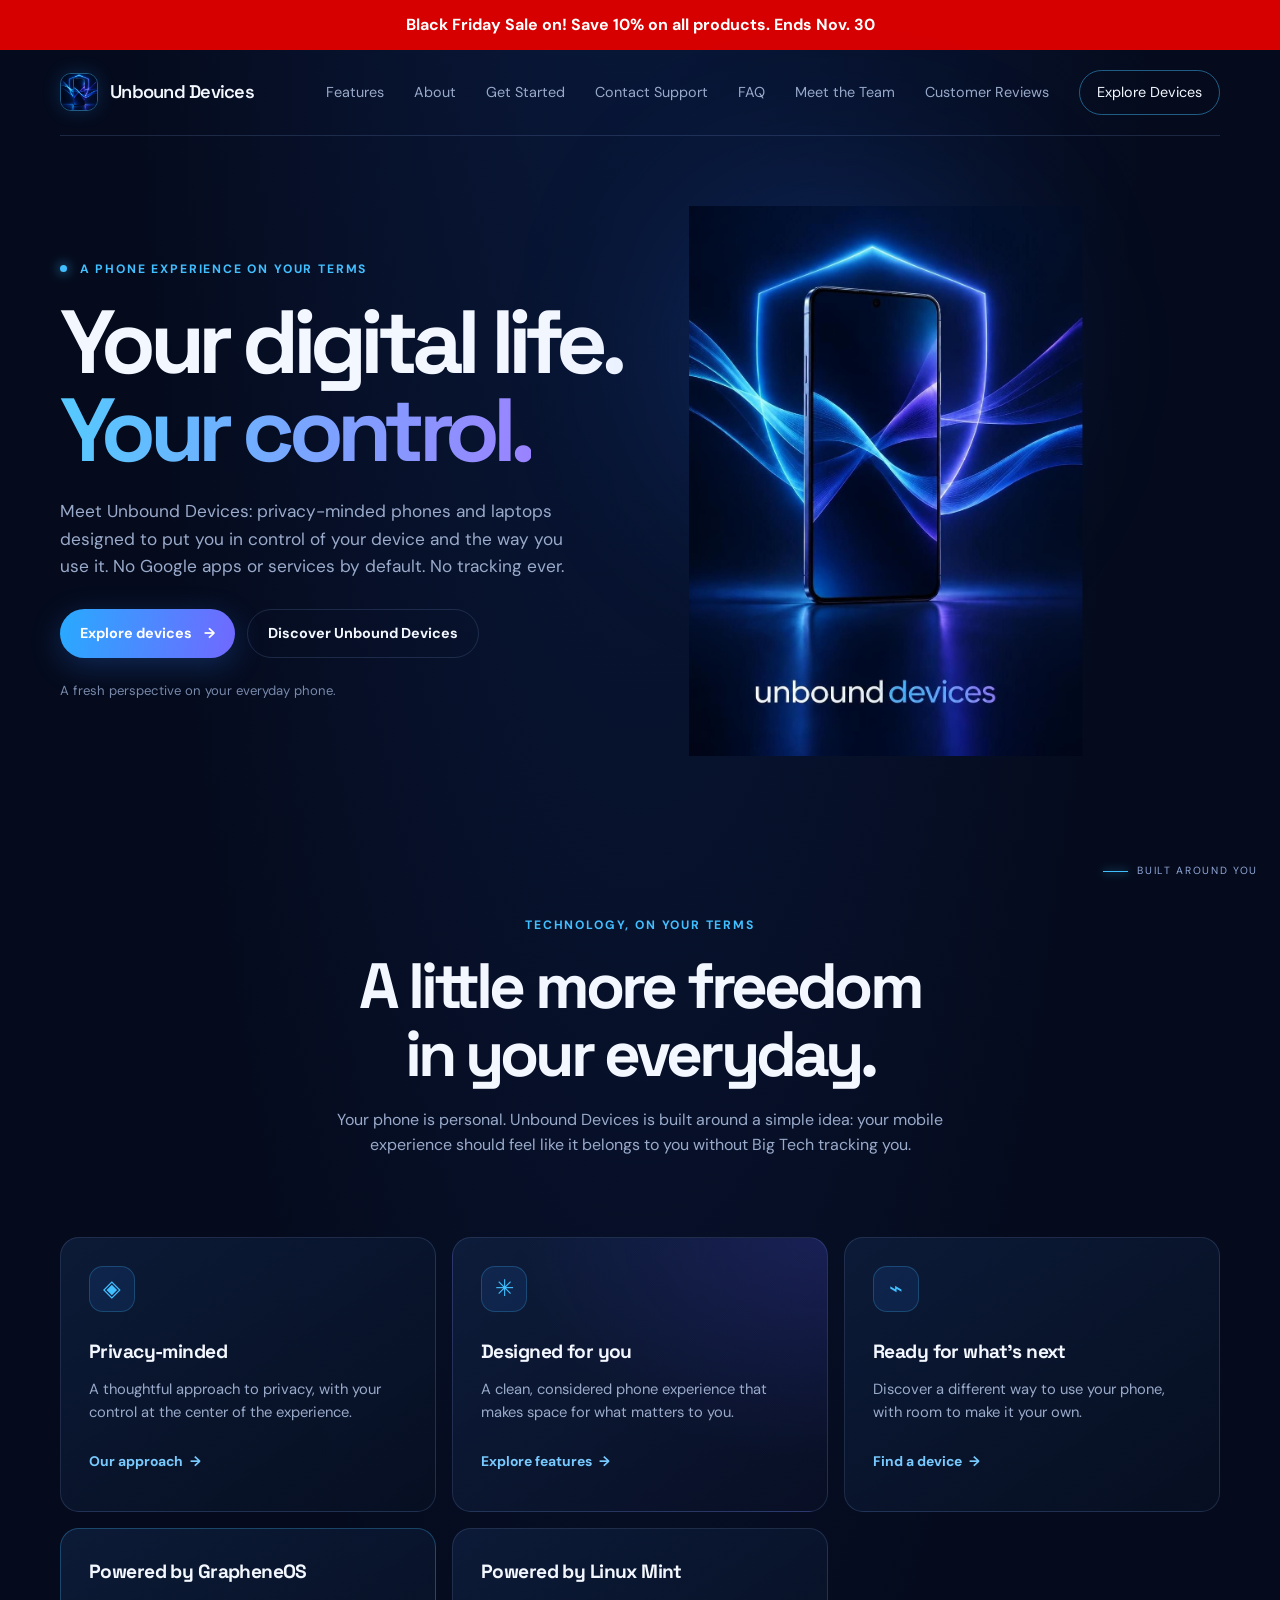
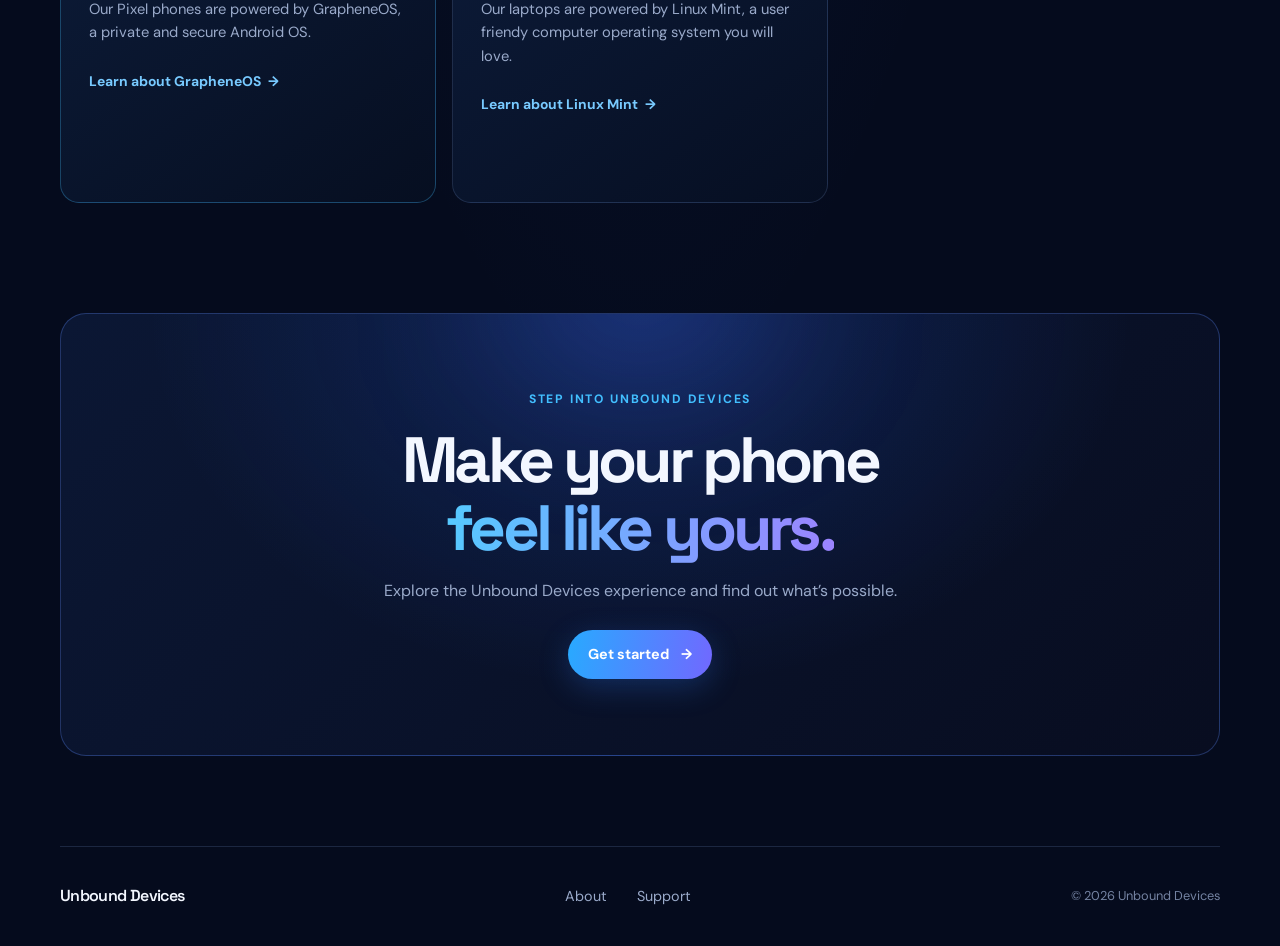
<file: index.html>
<!doctype html>
<html lang="en">
<head>
  <meta charset="utf-8">
  <meta name="viewport" content="width=device-width, initial-scale=1">
  <meta name="description" content="Unbound Devices — a privacy-minded phone experience designed around you.">
  <title>Unbound Devices — Your phone, your terms</title>
  <link rel="apple-touch-icon" sizes="180x180" href="apple-touch-icon.png">
  <link rel="icon" type="image/png" sizes="32x32" href="favicon-32x32.png">
  <link rel="icon" type="image/png" sizes="16x16" href="favicon-16x16.png">
  <link rel="manifest" href="site.webmanifest">
  <link rel="stylesheet" href="styles.css">
</head>
<div class="sale-banner" role="region" aria-label="Sale announcement">Black Friday Sale on! Save 10% on all products. Ends Nov. 30</div>
<body>
  <header class="site-header">
    <a class="brand" href="index.html" aria-label="Unbound Devices home">
      <img class="brand-logo" src="logo.jpeg" alt="logo">
      <span>Unbound Devices</span>
    </a>

    <nav class="main-nav" aria-label="Main navigation">
      <a href="features.html">Features</a>
      <a href="about.html">About</a>
      <a href="get-started.html">Get Started</a>
      <a href="support.html">Contact Support</a>
      <a href="faq.html">FAQ</a>
      <a href="team.html">Meet the Team</a>
      <a href="reviews.html">Customer Reviews</a>
      <a class="nav-cta" href="devices.html">Explore Devices</a>
    </nav>
  </header>

  <main>
    <section class="hero">
      <div class="hero-copy">
        <p class="eyebrow"><span class="status-dot"></span> A phone experience on your terms</p>
        <h1>Your digital life.<br><span>Your control.</span></h1>
        <p class="hero-description">
          Meet Unbound Devices: privacy-minded phones and laptops designed to put
          you in control of your device and the way you use it. No Google apps or services by default. No tracking ever.
        </p>
        <div class="hero-buttons">
          <a class="button button-primary" href="devices.html">Explore devices <span aria-hidden="true">→</span></a>
          <a class="button button-quiet" href="features.html">Discover Unbound Devices</a>
        </div>
        <p class="hero-note">A fresh perspective on your everyday phone.</p>
      </div>

      <div class="hero-visual">
        <div class="visual-glow"></div>
        <img
  src="logo.jpeg"
  alt="UnboundOS phone with glowing blue and violet light"
  class="hero-image"
  style="height: 550px; width: auto; max-width: 100%; object-fit: contain;"
>

        <div class="visual-caption">
          <span class="caption-line"></span>
          <span>BUILT AROUND YOU</span>
        </div>
      </div>
    </section>

    <section class="intro-section" id="about">
      <p class="eyebrow">Technology, on your terms</p>
      <h2>A little more freedom<br>in your everyday.</h2>
      <p class="section-intro">
        Your phone is personal. Unbound Devices is built around a simple idea:
        your mobile experience should feel like it belongs to you without Big Tech tracking you.
      </p>
    </section>

    <section class="features-section" id="features" aria-label="Unbound Devices features">
      <article class="feature-card">
        <div class="feature-icon" aria-hidden="true">◈</div>
        <h3>Privacy-minded</h3>
        <p>A thoughtful approach to privacy, with your control at the center of the experience.</p>
        <a href="about.html" class="card-link">Our approach <span aria-hidden="true">→</span></a>
      </article>

      <article class="feature-card feature-card-highlight">
        <div class="feature-icon" aria-hidden="true">✳</div>
        <h3>Designed for you</h3>
        <p>A clean, considered phone experience that makes space for what matters to you.</p>
        <a href="features.html" class="card-link">Explore features <span aria-hidden="true">→</span></a>
      </article>

      <article class="feature-card">
        <div class="feature-icon" aria-hidden="true">⌁</div>
        <h3>Ready for what’s next</h3>
        <p>Discover a different way to use your phone, with room to make it your own.</p>
        <a href="devices.html" class="card-link">Find a device <span aria-hidden="true">→</span></a>
      </article>

      <article class="feature-card graphene-card">
  <h3>Powered by GrapheneOS</h3>
  <p>
    Our Pixel phones are powered by GrapheneOS, a private and secure Android OS.
  </p>
  <a
    href="https://grapheneos.org/"
    class="card-link"
    target="_blank"
    rel="noopener noreferrer">
    Learn about GrapheneOS <span aria-hidden="true">→</span>
  </a>
</article>

<article class="feature-card linux-card">
  <h3>Powered by Linux Mint</h3>
  <p>
    Our laptops are powered by Linux Mint, a user friendy computer operating system you will love.
  </p>
  <a
    href="https://www.linuxmint.com/"
    class="card-link"
    target="_blank"
    rel="noopener noreferrer">
    Learn about Linux Mint <span aria-hidden="true">→</span>
  </a>
</article>

    </section>

    <section class="cta-section" id="get-started">
      <div class="cta-glow"></div>
      <p class="eyebrow">Step into Unbound Devices</p>
      <h2>Make your phone<br><span>feel like yours.</span></h2>
      <p>Explore the Unbound Devices experience and find out what’s possible.</p>
      <a class="button button-primary" href="devices.html">Get started <span aria-hidden="true">→</span></a>
    </section>
  </main>

  <footer class="site-footer">
    <a class="brand footer-brand" href="index.html">
      <span>Unbound Devices</span>
    </a>

    <nav class="footer-nav" aria-label="Footer navigation">
      <a href="about.html">About</a>
      <a href="support.html">Support</a>
    </nav>

    <p class="copyright">© 2026 Unbound Devices</p>
  </footer>
</body>
</html>
</file>
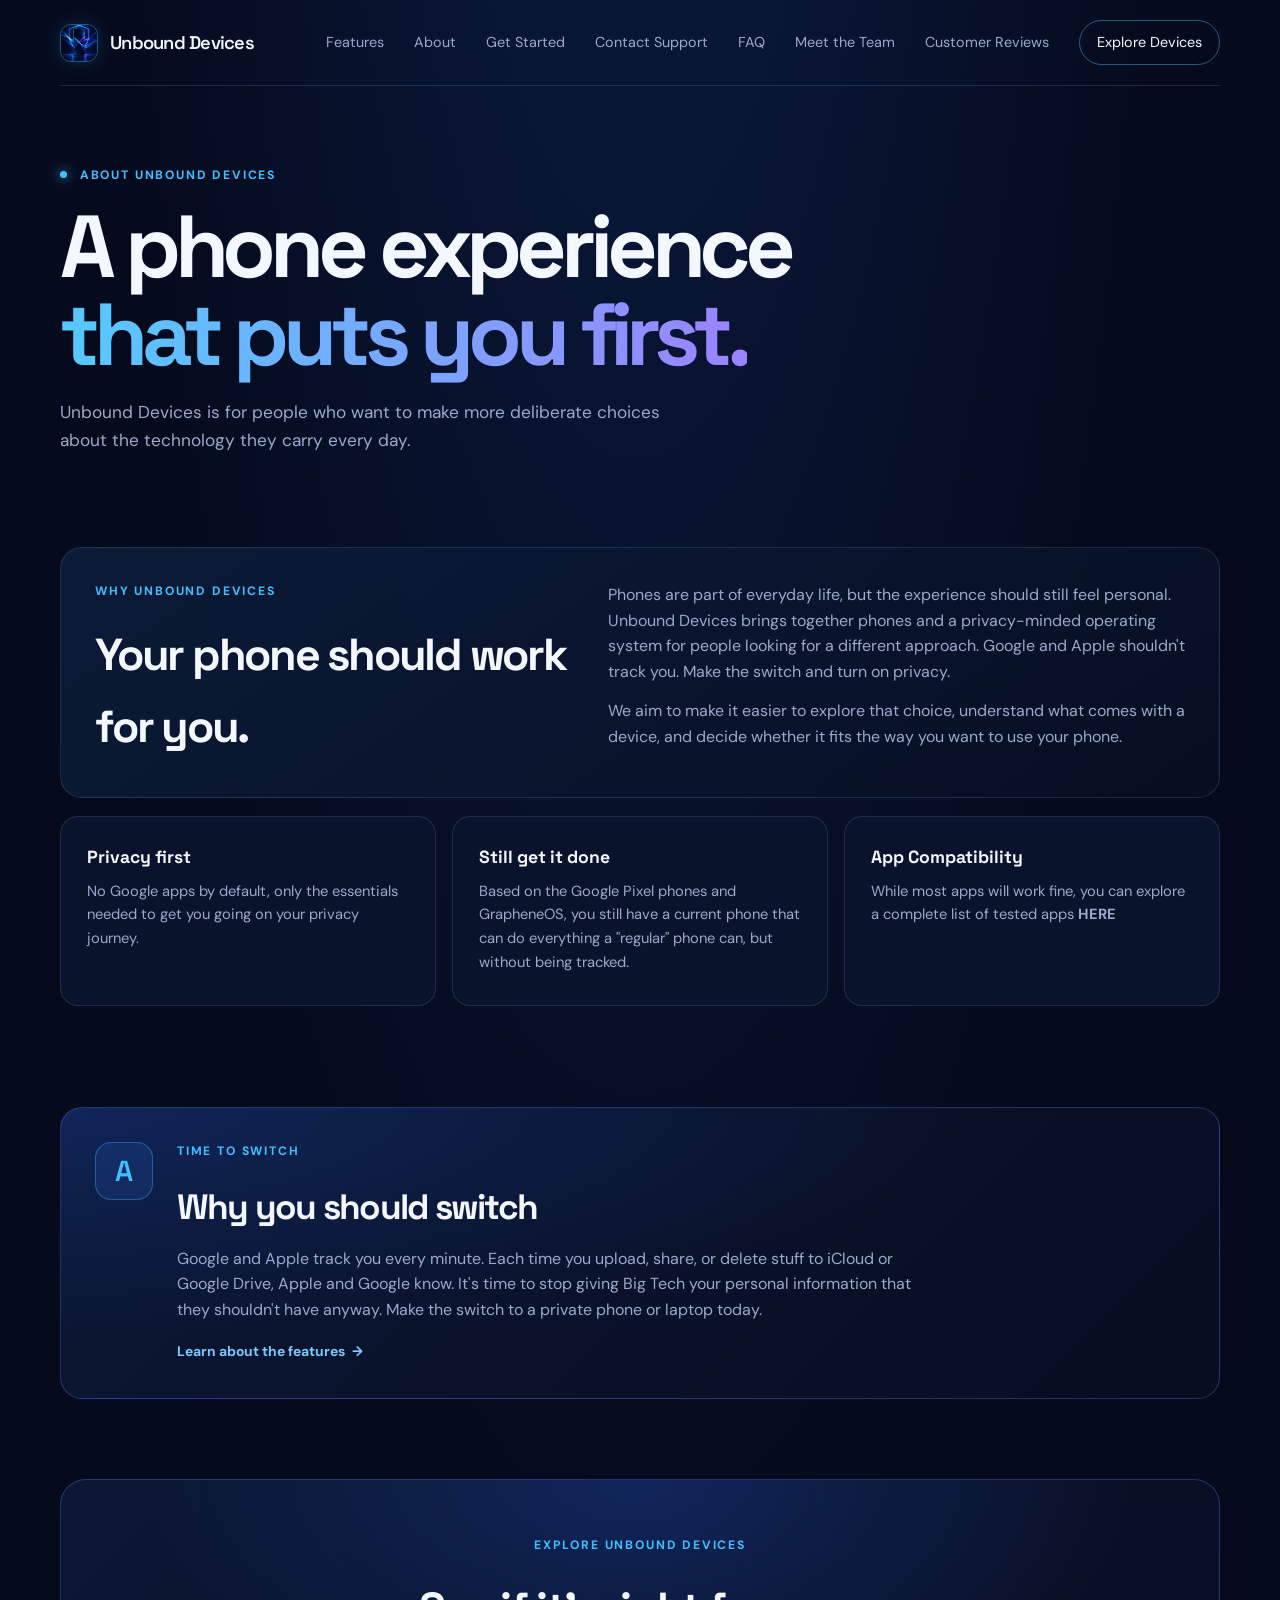
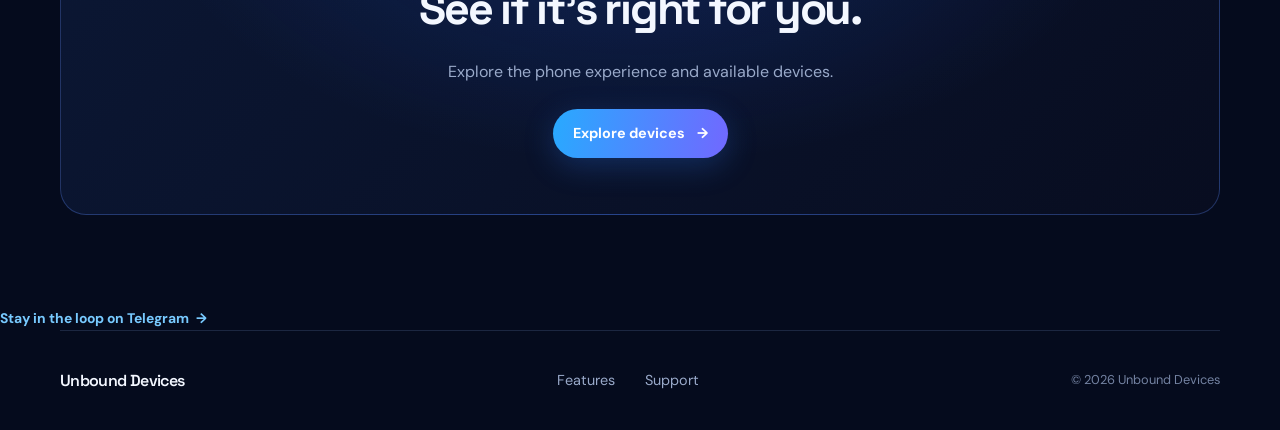
<file: about.html>
<!doctype html>
<html lang="en">
<head>
  <meta charset="utf-8">
  <meta name="viewport" content="width=device-width, initial-scale=1">
  <meta name="description" content="Learn about Unbound Devices and our privacy-minded phone experience.">
  <title>About — Unbound Devices</title>
  <link rel="apple-touch-icon" sizes="180x180" href="apple-touch-icon.png">
  <link rel="icon" type="image/png" sizes="32x32" href="favicon-32x32.png">
  <link rel="icon" type="image/png" sizes="16x16" href="favicon-16x16.png">
  <link rel="manifest" href="site.webmanifest">
  <link rel="stylesheet" href="styles.css">
</head>

<body>
  <header class="site-header">
    <a class="brand" href="index.html" aria-label="UnboundOS home">
      <img class="brand-logo" src="logo.jpeg" alt="">
      <span>Unbound Devices</span>
    </a>

     <nav class="main-nav" aria-label="Main navigation">
      <a href="features.html">Features</a>
      <a href="about.html">About</a>
      <a href="get-started.html">Get Started</a>
      <a href="support.html">Contact Support</a>
      <a href="faq.html">FAQ</a>
      <a href="team.html">Meet the Team</a>
      <a href="reviews.html">Customer Reviews</a>
      <a class="nav-cta" href="devices.html">Explore Devices</a>
    </nav>
  </header>

  <main>
    <section class="about-hero">
      <p class="eyebrow"><span class="status-dot"></span> About Unbound Devices</p>
      <h1>A phone experience<br><span>that puts you first.</span></h1>
      <p>
        Unbound Devices is for people who want to make more deliberate choices about
        the technology they carry every day.
      </p>
    </section>

    <section class="about-story">
      <div class="about-story-heading">
        <p class="eyebrow">Why Unbound Devices</p>
        <h2>Your phone should work for you.</h2>
      </div>

      <div class="about-story-copy">
        <p>
          Phones are part of everyday life, but the experience should still
          feel personal. Unbound Devices brings together phones and a privacy-minded
          operating system for people looking for a different approach. Google and Apple shouldn't track you. Make the switch and turn on privacy.
        </p>
        <p>
          We aim to make it easier to explore that choice, understand what
          comes with a device, and decide whether it fits the way you want to
          use your phone.
        </p>
      </div>
    </section>

    <section class="about-values" aria-label="What matters to Unbound Devices">
      <article class="about-value-card">
        <h3>Privacy first</h3>
        <p>No Google apps by default, only the essentials needed to get you going on your privacy journey.</p>
      </article>

      <article class="about-value-card">
        <h3>Still get it done</h3>
        <p>Based on the Google Pixel phones and GrapheneOS, you still have a current phone that can do everything a "regular" phone can, but without being tracked.</p>
      </article>

      <article class="about-value-card">
        <h3>App Compatibility</h3>
        <p>While most apps will work fine, you can explore a complete list of tested apps <B><a href="https://devdude437.github.io/App-Compatibility-without-Google-Play-Services">HERE</B></p>
      </article>
    </section>

    <section class="about-os-panel">
      <div class="about-os-mark" aria-hidden="true">A</div>
      <div>
        <p class="eyebrow">Time to switch</p>
        <h2>Why you should switch</h2>
        <p>
          Google and Apple track you every minute. Each time you upload, share, or delete stuff to iCloud or Google Drive, Apple and Google know. It's time to stop giving Big Tech your personal information that they shouldn't have anyway. Make the switch to  a private phone or laptop today.
        </p>
        <a class="card-link" href="features.html">
          Learn about the features <span aria-hidden="true">→</span>
        </a>
      </div>
    </section>

    <section class="about-cta">
      <p class="eyebrow">Explore Unbound Devices</p>
      <h2>See if it’s right for you.</h2>
      <p>Explore the phone experience and available devices.</p>
      <a class="button button-primary" href="devices.html">
        Explore devices <span aria-hidden="true">→</span>
      </a>
    </section>

<a class="card-link"
   href="https://t.me/UnboundDevices"
   target="_blank"
   rel="noopener noreferrer">
   Stay in the loop on Telegram <span aria-hidden="true">→</span>
</a>
  </main>

  <footer class="site-footer">
    <a class="brand footer-brand" href="index.html">
      <span>Unbound Devices</span>
    </a>

    <nav class="footer-nav" aria-label="Footer navigation">
      <a href="features.html">Features</a>
      <a href="support.html">Support</a>
    </nav>

    <p class="copyright">© 2026 Unbound Devices</p>
  </footer>
</body>
</html>
</file>
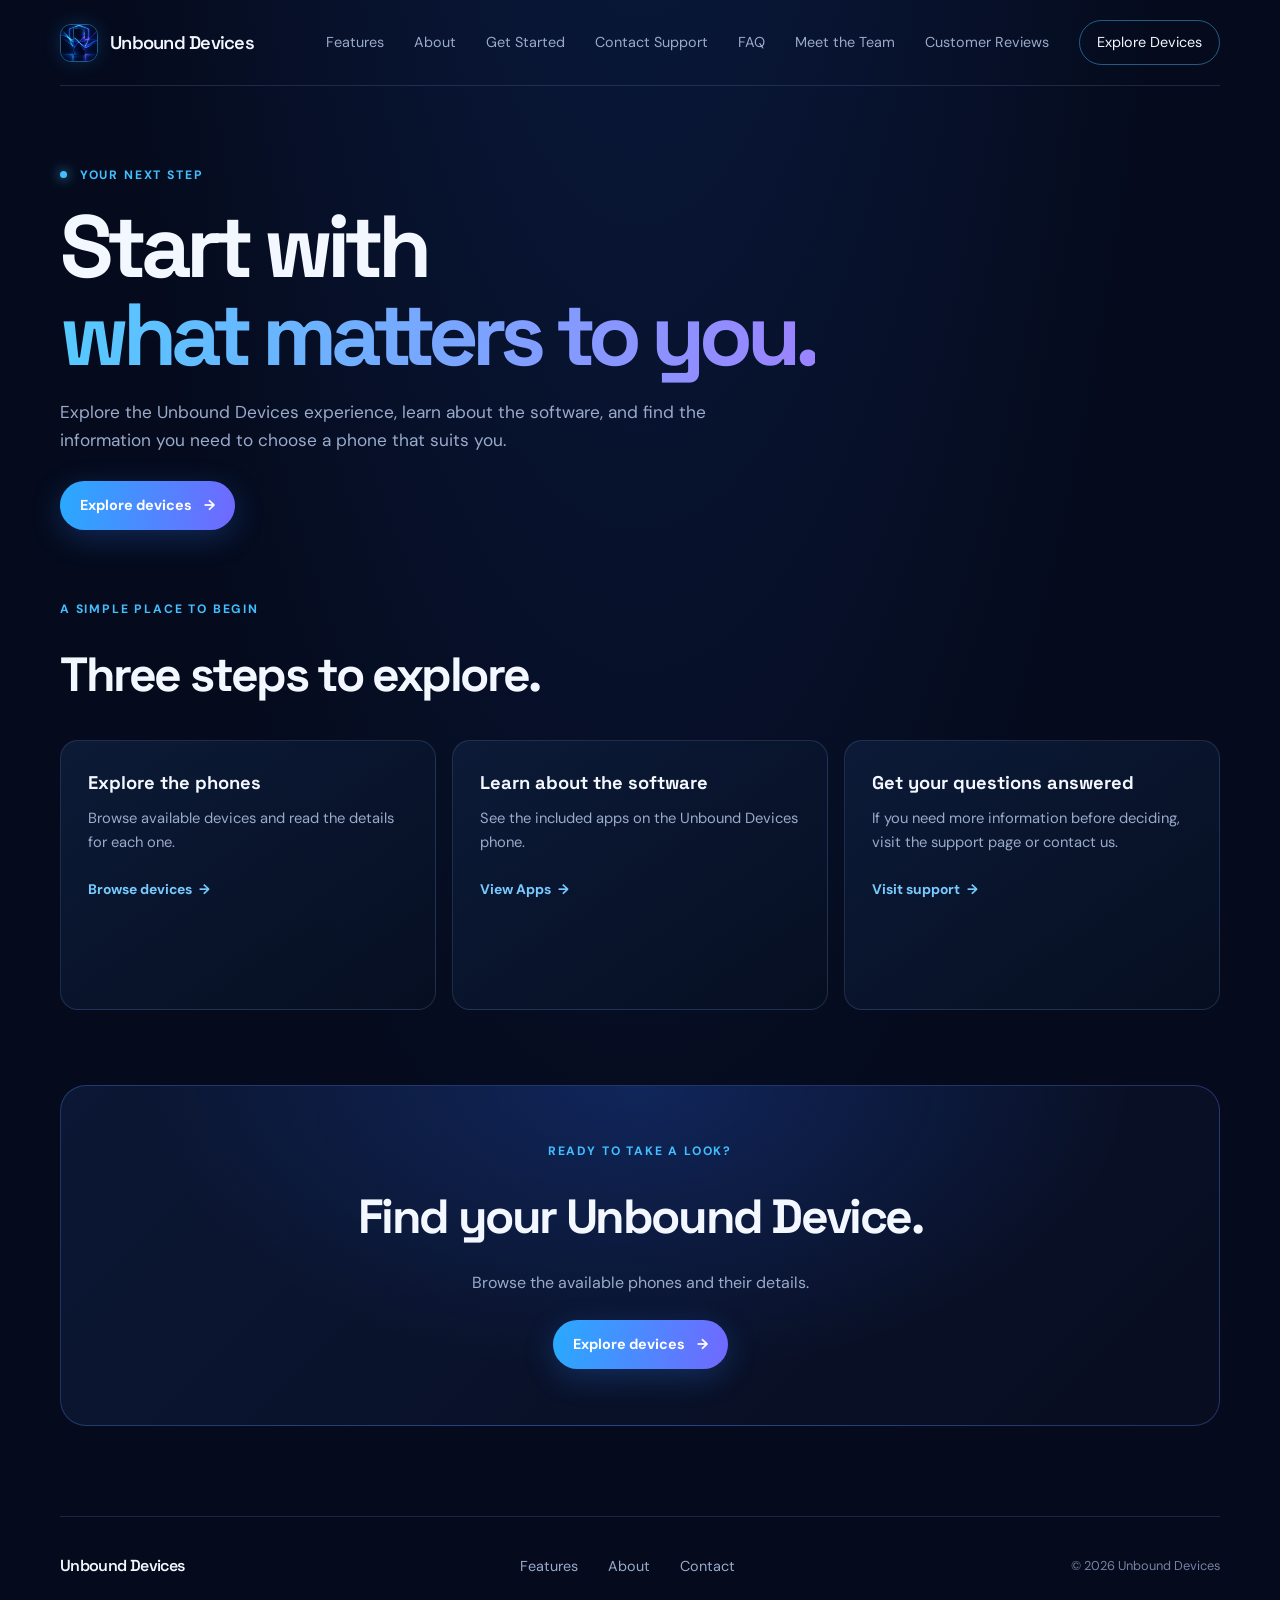
<file: get-started.html>
<!doctype html>
<html lang="en">
<head>
  <meta charset="utf-8">
  <meta name="viewport" content="width=device-width, initial-scale=1">
  <meta name="description" content="Get started with Unbound Devices and explore privacy-minded phones.">
  <title>Get Started — Unbound Devices</title>
  <link rel="apple-touch-icon" sizes="180x180" href="apple-touch-icon.png">
  <link rel="icon" type="image/png" sizes="32x32" href="favicon-32x32.png">
  <link rel="icon" type="image/png" sizes="16x16" href="favicon-16x16.png">
  <link rel="manifest" href="site.webmanifest">
  <link rel="stylesheet" href="styles.css">
</head>

<body>
  <header class="site-header">
    <a class="brand" href="index.html" aria-label="UnboundOS home">
      <img class="brand-logo" src="logo.jpeg" alt="">
      <span>Unbound Devices</span>
    </a>

     <nav class="main-nav" aria-label="Main navigation">
      <a href="features.html">Features</a>
      <a href="about.html">About</a>
      <a href="get-started.html">Get Started</a>
      <a href="support.html">Contact Support</a>
      <a href="faq.html">FAQ</a>
      <a href="team.html">Meet the Team</a>
      <a href="reviews.html">Customer Reviews</a>
      <a class="nav-cta" href="devices.html">Explore Devices</a>
    </nav>
  </header>

  <main>
    <section class="start-hero">
      <p class="eyebrow"><span class="status-dot"></span> Your next step</p>
      <h1>Start with<br><span>what matters to you.</span></h1>
      <p>
        Explore the Unbound Devices experience, learn about the software, and find
        the information you need to choose a phone that suits you.
      </p>
      <a class="button button-primary" href="devices.html">
        Explore devices <span aria-hidden="true">→</span>
      </a>
    </section>

    <section class="start-steps" aria-labelledby="steps-heading">
      <div class="start-section-heading">
        <p class="eyebrow">A simple place to begin</p>
        <h2 id="steps-heading">Three steps to explore.</h2>
      </div>

      <div class="start-step-grid">
        <article class="start-step-card">
          <h3>Explore the phones</h3>
          <p>
            Browse available devices and read the details for each one.
          </p>
          <a class="card-link" href="devices.html">
            Browse devices <span aria-hidden="true">→</span>
          </a>
        </article>

        <article class="start-step-card">
          <h3>Learn about the software</h3>
          <p>
            See the included apps on the Unbound Devices phone.
          </p>
          <a class="card-link" href="apps.html">
            View Apps <span aria-hidden="true">→</span>
          </a>
        </article>

        <article class="start-step-card">
          <h3>Get your questions answered</h3>
          <p>
            If you need more information before deciding, visit the support
            page or contact us.
          </p>
          <a class="card-link" href="support.html">
            Visit support <span aria-hidden="true">→</span>
          </a>
        </article>
      </div>
    </section>

    <section class="start-cta">
      <p class="eyebrow">Ready to take a look?</p>
      <h2>Find your Unbound Device.</h2>
      <p>Browse the available phones and their details.</p>
      <a class="button button-primary" href="devices.html">
        Explore devices <span aria-hidden="true">→</span>
      </a>
    </section>
  </main>

  <footer class="site-footer">
    <a class="brand footer-brand" href="index.html">
      <span>Unbound Devices</span>
    </a>

    <nav class="footer-nav" aria-label="Footer navigation">
      <a href="features.html">Features</a>
      <a href="about.html">About</a>
      <a href="contact.html">Contact</a>
    </nav>

    <p class="copyright">© 2026 Unbound Devices</p>
  </footer>
</body>
</html>
</file>
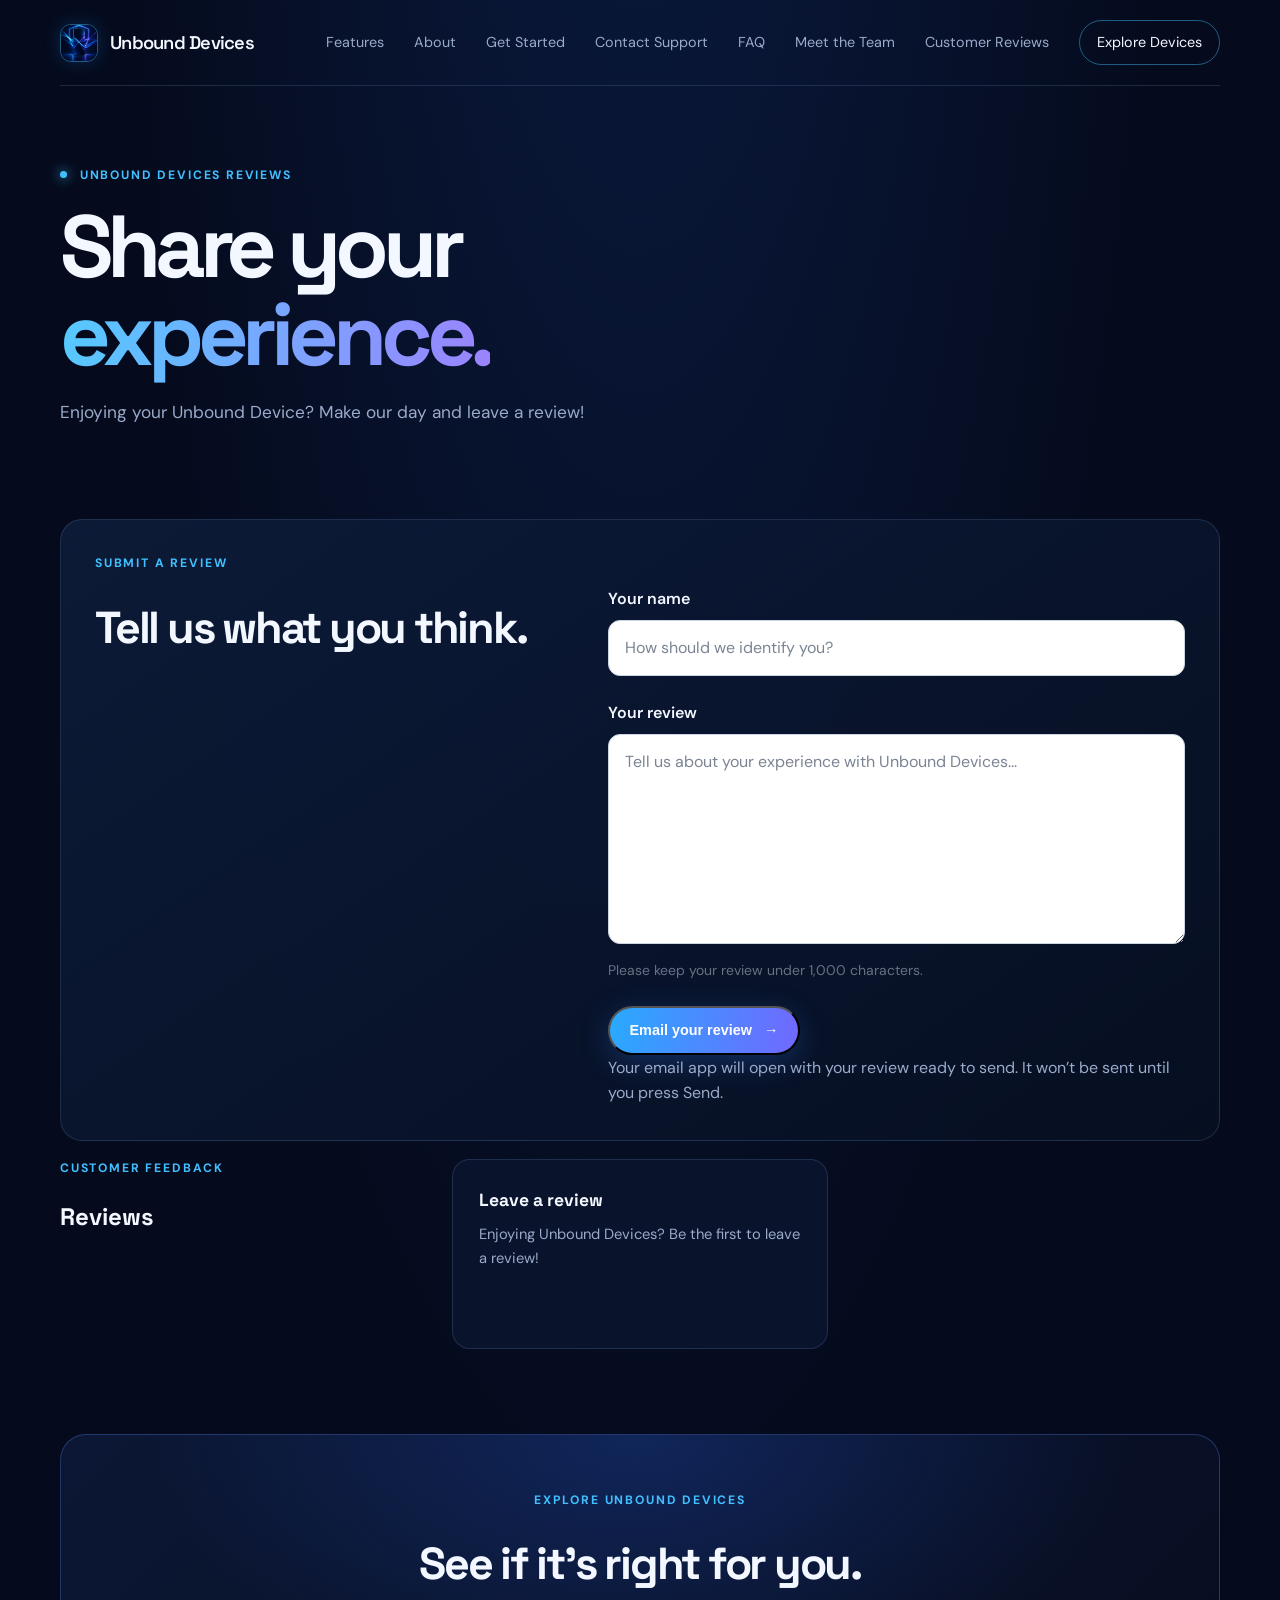
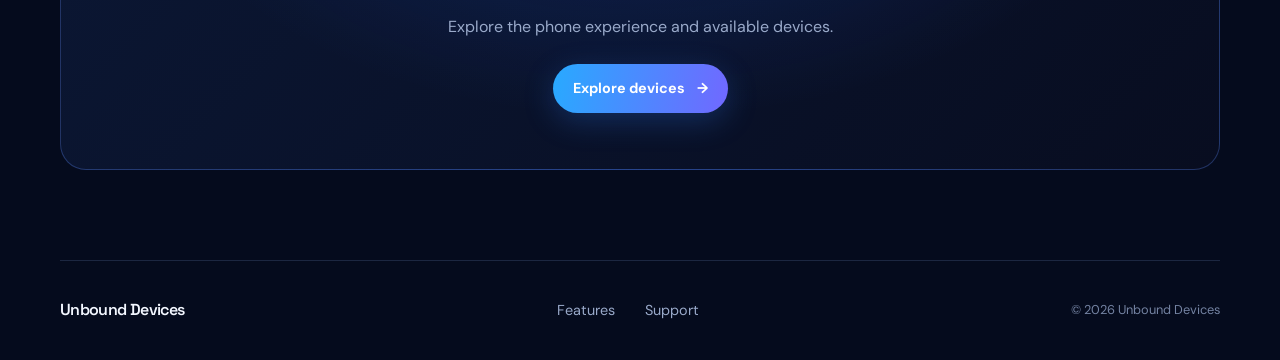
<file: reviews.html>
<!doctype html>
<html lang="en">
<head>
  <meta charset="utf-8">
  <meta name="viewport" content="width=device-width, initial-scale=1">
  <meta name="description" content="Submit a review for Unbound Devices.">
  <title>Reviews — Unbound Devices</title>
  <link rel="apple-touch-icon" sizes="180x180" href="apple-touch-icon.png">
  <link rel="icon" type="image/png" sizes="32x32" href="favicon-32x32.png">
  <link rel="icon" type="image/png" sizes="16x16" href="favicon-16x16.png">
  <link rel="manifest" href="site.webmanifest">
  <link rel="stylesheet" href="styles.css">
</head>

<body>
  <header class="site-header">
    <a class="brand" href="index.html" aria-label="UnboundOS home">
      <img class="brand-logo" src="logo.jpeg" alt="">
      <span>Unbound Devices</span>
    </a>

    <nav class="main-nav" aria-label="Main navigation">
      <a href="features.html">Features</a>
      <a href="about.html">About</a>
      <a href="get-started.html">Get Started</a>
      <a href="support.html">Contact Support</a>
      <a href="faq.html">FAQ</a>
      <a href="team.html">Meet the Team</a>
      <a href="reviews.html" aria-current="page">Customer Reviews</a>
      <a class="nav-cta" href="devices.html">Explore Devices</a>
    </nav>
  </header>

  <main>
    <section class="about-hero">
      <p class="eyebrow"><span class="status-dot"></span> Unbound Devices Reviews</p>
      <h1>Share your<br><span>experience.</span></h1>
      <p>Enjoying your Unbound Device? Make our day and leave a review!</p>
    </section>

    <section class="about-story">
      <div class="about-story-heading">
        <p class="eyebrow">Submit a review</p>
        <h2>Tell us what you think.</h2>
      </div>

      <div class="about-story-copy">
        <form id="review-form" class="review-form">
  <div class="form-field">
    <label for="review-name">Your name</label>
    <input
      id="review-name"
      name="name"
      type="text"
      maxlength="60"
      placeholder="How should we identify you?"
      autocomplete="name"
      required>
  </div>

  <div class="form-field">
    <label for="review-message">Your review</label>
    <textarea
      id="review-message"
      name="message"
      rows="7"
      maxlength="1000"
      placeholder="Tell us about your experience with Unbound Devices..."
      required></textarea>
    <small>Please keep your review under 1,000 characters.</small>
  </div>

  <button class="button button-primary" type="submit">
    Email your review <span aria-hidden="true">→</span>
  </button>
</form>
        <p>Your email app will open with your review ready to send. It won’t be sent until you press Send.</p>
      </div>
    </section>

    <section class="about-values" aria-labelledby="reviews-heading">
  <div class="about-story-heading">
    <p class="eyebrow">Customer feedback</p>
    <h2 id="reviews-heading">Reviews</h2>
  </div>

  <article class="about-value-card">
    <h3>Leave a review</h3>
    <p>Enjoying Unbound Devices? Be the first to leave a review!</p>
  </article>
</section>

    <section class="about-cta">
      <p class="eyebrow">Explore Unbound Devices</p>
      <h2>See if it’s right for you.</h2>
      <p>Explore the phone experience and available devices.</p>
      <a class="button button-primary" href="devices.html">
        Explore devices <span aria-hidden="true">→</span>
      </a>
    </section>
  </main>

  <footer class="site-footer">
    <a class="brand footer-brand" href="index.html">
      <span>Unbound Devices</span>
    </a>

    <nav class="footer-nav" aria-label="Footer navigation">
      <a href="features.html">Features</a>
      <a href="support.html">Support</a>
    </nav>

    <p class="copyright">© 2026 Unbound Devices</p>
  </footer>

  <script>
    document.getElementById("review-form").addEventListener("submit", function (event) {
      event.preventDefault();

      const name = document.getElementById("review-name").value.trim();
      const message = document.getElementById("review-message").value.trim();

      const subject = encodeURIComponent("Unbound Devices review");
      const body = encodeURIComponent(`Name: ${name}\n\nReview:\n${message}`);

      window.location.href =
        `mailto:unbounddevices@duck.com?subject=${subject}&body=${body}`;
    });
  </script>
</body>
</html>
</file>
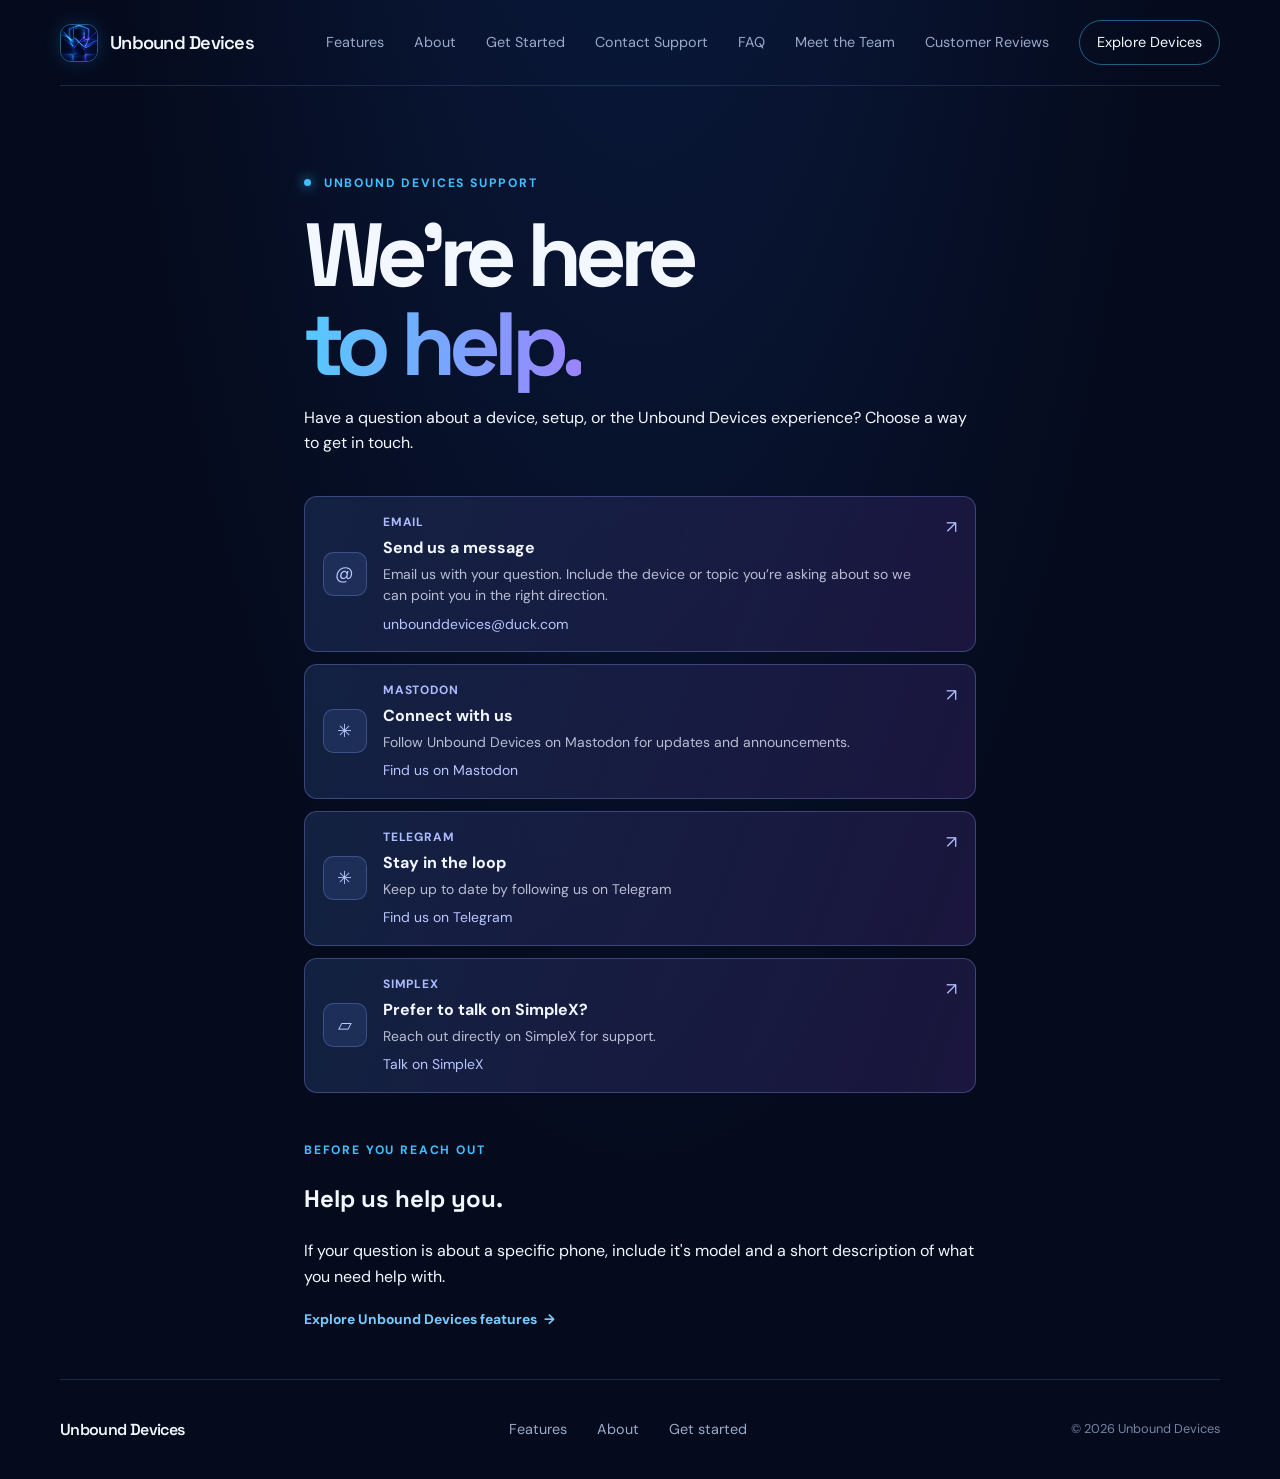
<file: support.html>
<!doctype html>
<html lang="en">
<head>
  <meta charset="utf-8">
  <meta name="viewport" content="width=device-width, initial-scale=1">
  <meta name="description" content="Get help and contact Unbound Devices support.">
  <title>Support — Unbound Devices</title>
  <link rel="apple-touch-icon" sizes="180x180" href="apple-touch-icon.png">
  <link rel="icon" type="image/png" sizes="32x32" href="favicon-32x32.png">
  <link rel="icon" type="image/png" sizes="16x16" href="favicon-16x16.png">
  <link rel="manifest" href="site.webmanifest">
  <link rel="stylesheet" href="styles.css">
</head>

<body>
  <header class="site-header">
    <a class="brand" href="index.html" aria-label="Unbound Devices home">
      <img class="brand-logo" src="logo.jpeg" alt="">
      <span>Unbound Devices</span>
    </a>

     <nav class="main-nav" aria-label="Main navigation">
      <a href="features.html">Features</a>
      <a href="about.html">About</a>
      <a href="get-started.html">Get Started</a>
      <a href="support.html">Contact Support</a>
      <a href="faq.html">FAQ</a>
      <a href="team.html">Meet the Team</a>
      <a href="reviews.html">Customer Reviews</a>
      <a class="nav-cta" href="devices.html">Explore Devices</a>
    </nav>
  </header>

  <main class="support-page">
    <section class="support-hero">
      <p class="eyebrow"><span class="status-dot"></span> Unbound Devices support</p>
      <h1>We’re here<br><span>to help.</span></h1>
      <p>
        Have a question about a device, setup, or the Unbound Devices experience?
        Choose a way to get in touch.
      </p>
    </section>

    <section class="support-contact-list" aria-label="Contact options">
      <a class="support-contact-row" href="mailto:unbounddevices@duck.com">
        <span class="support-icon" aria-hidden="true">@</span>
        <span class="support-contact-copy">
          <span class="support-contact-label">Email</span>
          <span class="support-contact-title">Send us a message</span>
          <span class="support-contact-description">
            Email us with your question. Include the device or topic you’re
            asking about so we can point you in the right direction.
          </span>
          <span class="support-contact-detail">unbounddevices@duck.com</span>
        </span>
        <span class="support-arrow" aria-hidden="true">↗</span>
      </a>

      <a
        class="support-contact-row"
        href="https://mastodon.social/@UnboundDevices"
        target="_blank"
        rel="me noopener noreferrer"
      >
        <span class="support-icon" aria-hidden="true">✳</span>
        <span class="support-contact-copy">
          <span class="support-contact-label">Mastodon</span>
          <span class="support-contact-title">Connect with us</span>
          <span class="support-contact-description">
            Follow Unbound Devices on Mastodon for updates and announcements.
          </span>
          <span class="support-contact-detail">Find us on Mastodon</span>
        </span>
        <span class="support-arrow" aria-hidden="true">↗</span>
      </a>

<a
        class="support-contact-row"
        href="https://t.me/UnboundDevices"
        target="_blank"
        rel="me noopener noreferrer"
      >
        <span class="support-icon" aria-hidden="true">✳</span>
        <span class="support-contact-copy">
          <span class="support-contact-label">Telegram</span>
          <span class="support-contact-title">Stay in the loop</span>
          <span class="support-contact-description">
            Keep up to date by following us on Telegram
          </span>
          <span class="support-contact-detail">Find us on Telegram</span>
        </span>
        <span class="support-arrow" aria-hidden="true">↗</span>
      </a>

      <a
        class="support-contact-row"
        href="https://smp11.simplex.im/a#n11T5r_k799seWk33EyRNNiR-pt3IDI7kv0RlPtWT78"
        target="_blank"
        rel="me noopener noreferrer"
      >
        <span class="support-icon" aria-hidden="true">▱</span>
        <span class="support-contact-copy">
          <span class="support-contact-label">SimpleX</span>
          <span class="support-contact-title">Prefer to talk on SimpleX?</span>
          <span class="support-contact-description">
            Reach out directly on SimpleX for support.
          </span>
          <span class="support-contact-detail">Talk on SimpleX</span>
        </span>
        <span class="support-arrow" aria-hidden="true">↗</span>
      </a>
    </section>

    <section class="support-note">
      <p class="eyebrow">Before you reach out</p>
      <h2>Help us help you.</h2>
      <p>
        If your question is about a specific phone, include it's model and a
        short description of what you need help with.
      </p>
      <a class="card-link" href="features.html">
        Explore Unbound Devices features <span aria-hidden="true">→</span>
      </a>
    </section>
  </main>

  <footer class="site-footer">
    <a class="brand footer-brand" href="index.html">
      <span>Unbound Devices</span>
    </a>

    <nav class="footer-nav" aria-label="Footer navigation">
      <a href="features.html">Features</a>
      <a href="about.html">About</a>
      <a href="get-started.html">Get started</a>
    </nav>

    <p class="copyright">© 2026 Unbound Devices</p>
  </footer>
</body>
</html>
</file>
<file: styles.css>
@import url("https://fonts.googleapis.com/css2?family=DM+Sans:wght@400;500;600;700&family=Space+Grotesk:wght@400;500;600;700&display=swap");

:root {
  --background: #050b1d;
  --surface: #09132b;
  --surface-light: #0d1c3a;
  --text: #f3f7ff;
  --muted: #9aaaca;
  --blue: #42bfff;
  --violet: #8666ff;
  --line: rgba(147, 185, 255, 0.16);
  --content-width: 1160px;
}

* {
  box-sizing: border-box;
}

html {
  scroll-behavior: smooth;
}

body {
  margin: 0;
  background:
    radial-gradient(ellipse at 50% -35%, rgba(30, 93, 214, 0.2), transparent 60%),
    var(--background);
  color: var(--text);
  font-family: "DM Sans", sans-serif;
  line-height: 1.6;
}

a {
  color: inherit;
  text-decoration: none;
}

.site-header,
.site-footer,
.hero,
.intro-section,
.features-section,
.cta-section {
  width: min(var(--content-width), calc(100% - 56px));
  margin-inline: auto;
}

.site-header {
  min-height: 86px;
  display: flex;
  align-items: center;
  justify-content: space-between;
  border-bottom: 1px solid var(--line);
}

.brand {
  display: inline-flex;
  align-items: center;
  gap: 12px;
  font-family: "Space Grotesk", sans-serif;
  font-size: 1.15rem;
  font-weight: 600;
  letter-spacing: -0.04em;
}

.brand-logo {
  display: block;
  width: 38px;
  height: 38px;
  object-fit: cover;
  object-position: center 35%;
  border: 1px solid rgba(66, 191, 255, 0.45);
  border-radius: 11px;
  box-shadow: 0 0 18px rgba(40, 143, 255, 0.2);
}

.main-nav,
.footer-nav {
  display: flex;
  align-items: center;
  gap: 30px;
}

.main-nav a,
.footer-nav a {
  color: var(--muted);
  font-size: 0.9rem;
  transition: color 160ms ease, border-color 160ms ease;
}

.main-nav a:hover,
.footer-nav a:hover {
  color: var(--text);
}

.main-nav .nav-cta {
  padding: 10px 17px;
  border: 1px solid rgba(66, 191, 255, 0.45);
  border-radius: 999px;
  color: var(--text);
}

.main-nav .nav-cta:hover {
  border-color: var(--blue);
  color: var(--blue);
}

.hero {
  min-height: 650px;
  display: grid;
  grid-template-columns: 1fr 0.9fr;
  align-items: center;
  gap: 40px;
  padding-block: 70px;
}

.eyebrow {
  margin: 0 0 18px;
  color: var(--blue);
  font-size: 0.76rem;
  font-weight: 700;
  letter-spacing: 0.15em;
  text-transform: uppercase;
}

.status-dot {
  display: inline-block;
  width: 7px;
  height: 7px;
  margin-right: 8px;
  border-radius: 50%;
  background: var(--blue);
  box-shadow: 0 0 12px var(--blue);
  vertical-align: 1px;
}

h1,
h2,
h3 {
  font-family: "Space Grotesk", sans-serif;
}

h1 {
  margin: 0 0 23px;
  font-size: clamp(3.2rem, 7vw, 6.4rem);
  line-height: 0.99;
  letter-spacing: -0.075em;
}

h1 span,
.cta-section h2 span {
  background: linear-gradient(95deg, #55caff, #9b83ff);
  -webkit-background-clip: text;
  background-clip: text;
  color: transparent;
}

.hero-description {
  max-width: 510px;
  margin: 0 0 28px;
  color: var(--muted);
  font-size: 1.08rem;
}

.hero-buttons {
  display: flex;
  flex-wrap: wrap;
  gap: 12px;
}

.button {
  min-height: 49px;
  display: inline-flex;
  align-items: center;
  justify-content: center;
  gap: 12px;
  padding: 12px 20px;
  border-radius: 999px;
  font-size: 0.9rem;
  font-weight: 700;
  transition: transform 160ms ease, box-shadow 160ms ease;
}

.button:hover {
  transform: translateY(-2px);
}

.button-primary {
  background: linear-gradient(100deg, #28aaff, #7168ff);
  color: white;
  box-shadow: 0 8px 30px rgba(48, 129, 255, 0.25);
}

.button-primary:hover {
  box-shadow: 0 8px 36px rgba(77, 143, 255, 0.45);
}

.button-quiet {
  border: 1px solid var(--line);
  color: var(--text);
}

.hero-note {
  margin: 22px 0 0;
  color: #7889aa;
  font-size: 0.82rem;
}

.hero-visual {
  overflow: hidden;
}

.visual-glow {
  position: absolute;
  width: 300px;
  height: 300px;
  border-radius: 50%;
  background: rgba(34, 111, 255, 0.25);
  filter: blur(90px);
}

.hero-image {
  display: block;
  width: 120%;
  max-width: none;
  height: auto;
  max-height: none;
  object-fit: contain;
  transform: scale(1.15);
}

.visual-caption {
  position: absolute;
  right: 22px;
  bottom: 20px;
  display: flex;
  align-items: center;
  gap: 9px;
  color: #91a8d8;
  font-size: 0.65rem;
  letter-spacing: 0.16em;
}

.caption-line {
  width: 25px;
  height: 1px;
  background: var(--blue);
  box-shadow: 0 0 8px var(--blue);
}

.intro-section {
  padding: 90px 0 45px;
  text-align: center;
}

.intro-section h2,
.cta-section h2 {
  margin: 0 0 18px;
  font-size: clamp(2.5rem, 5vw, 4rem);
  line-height: 1.06;
  letter-spacing: -0.06em;
}

.section-intro {
  max-width: 610px;
  margin: 0 auto;
  color: var(--muted);
}

.features-section {
  display: grid;
  grid-template-columns: repeat(3, 1fr);
  gap: 16px;
  padding: 34px 0 110px;
}

.feature-card {
  position: relative;
  min-height: 275px;
  padding: 28px;
  overflow: hidden;
  border: 1px solid var(--line);
  border-radius: 19px;
  background: linear-gradient(145deg, rgba(13, 28, 58, 0.9), rgba(7, 15, 34, 0.9));
  transition: transform 180ms ease, border-color 180ms ease;
}

.graphene-logo {
  display: block;
  width: 46px;
  height: 46px;
  margin-bottom: 25px;
  object-fit: contain;
}

.graphene-card {
  border-color: rgba(66, 191, 255, 0.3);
}


.feature-card:hover {
  transform: translateY(-4px);
  border-color: rgba(66, 191, 255, 0.45);
}

.feature-card-highlight {
  background:
    radial-gradient(ellipse at 100% 0%, rgba(92, 80, 255, 0.18), transparent 58%),
    linear-gradient(145deg, #0d1c3a, #080f25);
}

.feature-number {
  position: absolute;
  top: 25px;
  right: 26px;
  color: #637697;
  font-size: 0.75rem;
  letter-spacing: 0.1em;
}

.feature-icon {
  width: 46px;
  height: 46px;
  display: grid;
  place-items: center;
  margin-bottom: 25px;
  border: 1px solid rgba(66, 191, 255, 0.24);
  border-radius: 14px;
  background: rgba(47, 128, 255, 0.11);
  color: var(--blue);
  font-size: 1.45rem;
}

.feature-card h3 {
  margin: 0 0 10px;
  font-size: 1.2rem;
  letter-spacing: -0.03em;
}

.feature-card p {
  margin: 0 0 23px;
  color: var(--muted);
  font-size: 0.92rem;
}

.card-link {
  color: #78caff;
  font-size: 0.87rem;
  font-weight: 700;
}

.card-link span {
  padding-left: 4px;
}

.cta-section {
  position: relative;
  margin-bottom: 90px;
  padding: 76px 24px;
  overflow: hidden;
  border: 1px solid rgba(93, 139, 255, 0.3);
  border-radius: 26px;
  background:
    radial-gradient(ellipse at 50% 0%, rgba(39, 103, 255, 0.22), transparent 60%),
    linear-gradient(135deg, #0b1734, #080d20);
  text-align: center;
}

.cta-glow {
  position: absolute;
  top: -120px;
  left: 50%;
  width: 300px;
  height: 200px;
  border-radius: 50%;
  background: rgba(76, 112, 255, 0.2);
  filter: blur(75px);
  transform: translateX(-50%);
}

.cta-section > *:not(.cta-glow) {
  position: relative;
}

.cta-section h2 {
  margin-bottom: 15px;
}

.cta-section > p:not(.eyebrow) {
  margin: 0 auto 26px;
  color: var(--muted);
}

.site-footer {
  min-height: 100px;
  display: flex;
  align-items: center;
  justify-content: space-between;
  gap: 20px;
  border-top: 1px solid var(--line);
}

.footer-brand {
  font-size: 1rem;
}

.footer-brand .brand-logo {
  width: 30px;
  height: 30px;
  border-radius: 9px;
}

.copyright {
  margin: 0;
  color: #7483a2;
  font-size: 0.8rem;
}

:focus-visible {
  outline: 2px solid var(--blue);
  outline-offset: 4px;
}

@media (max-width: 760px) {
  .site-header {
    min-height: 75px;
  }

  .main-nav {
    gap: 16px;
  }

  .main-nav a {
    font-size: 0.82rem;
  }

  .hero {
    grid-template-columns: 1fr;
    gap: 30px;
    padding-block: 55px;
  }

  .hero-visual {
    min-height: 430px;
  }

  .features-section {
    grid-template-columns: 1fr;
    padding-bottom: 75px;
  }

  .feature-card {
    min-height: 235px;
  }

  .site-footer {
    flex-wrap: wrap;
    padding-block: 22px;
  }
}

@media (max-width: 520px) {
  .site-header,
  .site-footer,
  .hero,
  .intro-section,
  .features-section,
  .cta-section {
    width: calc(100% - 34px);
  }

  .site-header {
    align-items: flex-start;
    flex-direction: column;
    justify-content: center;
    gap: 13px;
    padding-block: 13px;
  }

  .main-nav {
    width: 100%;
    gap: 17px;
    overflow-x: auto;
    padding-bottom: 3px;
  }

  .main-nav a {
    flex: 0 0 auto;
  }

  .hero {
    padding-block: 44px;
  }

  h1 {
    font-size: clamp(3rem, 15vw, 4.6rem);
  }

  .hero-buttons {
    align-items: stretch;
    flex-direction: column;
  }

  .hero-visual {
    min-height: 370px;
  }

 .hero-image {
  position: relative;
  z-index: 1;
  display: block;
  width: auto;
  height: 150px;
  max-width: 100%;
  object-fit: contain;
  border-radius: 14px;
  filter: drop-shadow(0 12px 35px rgba(0, 86, 255, 0.25));
}



  .intro-section {
    padding-top: 55px;
  }

  .cta-section {
    padding: 56px 18px;
  }

  .footer-nav {
    gap: 16px;
  }
}

/* Features page */
.features-hero,
.features-detail,
.graphene-panel,
.features-cta {
  width: min(var(--content-width), calc(100% - 56px));
  margin-inline: auto;
}

.features-hero {
  padding: 80px 0 55px;
}

.features-hero h1 {
  margin: 0 0 20px;
  font-size: clamp(3rem, 7vw, 5.5rem);
  line-height: 1;
  letter-spacing: -0.07em;
}

.features-hero h1 span {
  background: linear-gradient(95deg, #55caff, #9b83ff);
  -webkit-background-clip: text;
  background-clip: text;
  color: transparent;
}

.features-hero > p:last-child {
  max-width: 650px;
  color: var(--muted);
  font-size: 1.08rem;
}

.features-detail {
  padding-bottom: 80px;
}

.features-heading {
  margin-bottom: 26px;
}

.features-heading h2,
.graphene-panel h2,
.features-cta h2 {
  margin: 0;
  font-size: clamp(2rem, 4vw, 3rem);
  letter-spacing: -0.05em;
}

.features-grid {
  display: grid;
  grid-template-columns: repeat(2, 1fr);
  gap: 16px;
}

.graphene-panel {
  margin-bottom: 90px;
  padding: 34px;
  display: grid;
  grid-template-columns: auto 1fr;
  align-items: start;
  gap: 24px;
  border: 1px solid rgba(93, 139, 255, 0.3);
  border-radius: 22px;
  background:
    radial-gradient(ellipse at 0% 0%, rgba(39, 103, 255, 0.18), transparent 55%),
    linear-gradient(135deg, #0b1734, #080d20);
}

.graphene-logo {
  display: block;
  width: 58px;
  height: 58px;
  object-fit: contain;
}

.graphene-panel h2 {
  margin-bottom: 10px;
  font-size: clamp(1.5rem, 3vw, 2.2rem);
}

.graphene-panel p:not(.eyebrow) {
  max-width: 760px;
  margin: 0 0 16px;
  color: var(--muted);
}

.features-cta {
  margin-bottom: 90px;
  padding: 56px 24px;
  border: 1px solid rgba(93, 139, 255, 0.3);
  border-radius: 26px;
  background:
    radial-gradient(ellipse at 50% 0%, rgba(39, 103, 255, 0.22), transparent 60%),
    linear-gradient(135deg, #0b1734, #080d20);
  text-align: center;
}

.features-cta h2 {
  margin-bottom: 14px;
}

.features-cta > p:not(.eyebrow) {
  margin: 0 auto 24px;
  color: var(--muted);
}

@media (max-width: 650px) {
  .features-hero,
  .features-detail,
  .graphene-panel,
  .features-cta {
    width: calc(100% - 34px);
  }

  .features-hero {
    padding-top: 58px;
  }

  .features-grid {
    grid-template-columns: 1fr;
  }

  .graphene-panel {
    grid-template-columns: 1fr;
    padding: 25px;
  }
}

/* About page */
.about-hero,
.about-story,
.about-values,
.about-os-panel,
.about-cta {
  width: min(var(--content-width), calc(100% - 56px));
  margin-inline: auto;
}

.about-hero {
  padding: 80px 0 75px;
}

.about-hero h1 {
  margin: 0 0 20px;
  font-size: clamp(3rem, 7vw, 5.5rem);
  line-height: 1;
  letter-spacing: -0.07em;
}

.about-hero h1 span {
  background: linear-gradient(95deg, #55caff, #9b83ff);
  -webkit-background-clip: text;
  background-clip: text;
  color: transparent;
}

.about-hero > p:last-child {
  max-width: 650px;
  color: var(--muted);
  font-size: 1.08rem;
}

.about-story {
  padding: 34px;
  display: grid;
  grid-template-columns: 0.9fr 1.1fr;
  gap: 40px;
  border: 1px solid var(--line);
  border-radius: 22px;
  background: linear-gradient(145deg, rgba(13, 28, 58, 0.9), rgba(7, 15, 34, 0.9));
}

.about-story h2,
.about-os-panel h2,
.about-cta h2 {
  margin: 0;
  font-size: clamp(1.8rem, 4vw, 2.8rem);
  letter-spacing: -0.05em;
}

.about-story-copy p {
  margin: 0 0 14px;
  color: var(--muted);
}

.about-story-copy p:last-child {
  margin-bottom: 0;
}

.about-values {
  padding: 18px 0 85px;
  display: grid;
  grid-template-columns: repeat(3, 1fr);
  gap: 16px;
}

.about-value-card {
  position: relative;
  min-height: 190px;
  padding: 26px;
  border: 1px solid var(--line);
  border-radius: 18px;
  background: var(--surface);
}

.about-value-number {
  display: block;
  margin-bottom: 27px;
  color: var(--blue);
  font-size: 0.75rem;
  letter-spacing: 0.12em;
}

.about-value-card h3 {
  margin: 0 0 9px;
  font-size: 1.1rem;
}

.about-value-card p {
  margin: 0;
  color: var(--muted);
  font-size: 0.92rem;
}

.about-os-panel {
  margin-bottom: 80px;
  padding: 34px;
  display: grid;
  grid-template-columns: auto 1fr;
  align-items: start;
  gap: 24px;
  border: 1px solid rgba(93, 139, 255, 0.3);
  border-radius: 22px;
  background:
    radial-gradient(ellipse at 0% 0%, rgba(39, 103, 255, 0.18), transparent 55%),
    linear-gradient(135deg, #0b1734, #080d20);
}

.about-os-mark {
  width: 58px;
  height: 58px;
  display: grid;
  place-items: center;
  border: 1px solid rgba(66, 191, 255, 0.35);
  border-radius: 16px;
  background: rgba(47, 128, 255, 0.13);
  color: var(--blue);
  font: 600 1.8rem "Space Grotesk", sans-serif;
}

.about-os-panel h2 {
  margin-bottom: 10px;
  font-size: clamp(1.5rem, 3vw, 2.2rem);
}

.about-os-panel p:not(.eyebrow) {
  max-width: 760px;
  margin: 0 0 16px;
  color: var(--muted);
}

.about-cta {
  margin-bottom: 90px;
  padding: 56px 24px;
  border: 1px solid rgba(93, 139, 255, 0.3);
  border-radius: 26px;
  background:
    radial-gradient(ellipse at 50% 0%, rgba(39, 103, 255, 0.22), transparent 60%),
    linear-gradient(135deg, #0b1734, #080d20);
  text-align: center;
}

.about-cta h2 {
  margin-bottom: 14px;
}

.about-cta > p:not(.eyebrow) {
  margin: 0 auto 24px;
  color: var(--muted);
}

@media (max-width: 650px) {
  .about-hero,
  .about-story,
  .about-values,
  .about-os-panel,
  .about-cta {
    width: calc(100% - 34px);
  }

  .about-hero {
    padding-top: 58px;
  }

  .about-story {
    grid-template-columns: 1fr;
    gap: 20px;
    padding: 25px;
  }

  .about-values {
    grid-template-columns: 1fr;
    padding-bottom: 60px;
  }

  .about-os-panel {
    grid-template-columns: 1fr;
    padding: 25px;
  }
}

/* Get started page */
.start-hero,
.start-steps,
.start-info-panel,
.start-cta {
  width: min(var(--content-width), calc(100% - 56px));
  margin-inline: auto;
}

.start-hero {
  padding: 80px 0 70px;
}

.start-hero h1 {
  margin: 0 0 20px;
  font-size: clamp(3rem, 7vw, 5.5rem);
  line-height: 1;
  letter-spacing: -0.07em;
}

.start-hero h1 span {
  background: linear-gradient(95deg, #55caff, #9b83ff);
  -webkit-background-clip: text;
  background-clip: text;
  color: transparent;
}

.start-hero > p:not(.eyebrow) {
  max-width: 650px;
  margin-bottom: 26px;
  color: var(--muted);
  font-size: 1.08rem;
}

.start-steps {
  padding-bottom: 75px;
}

.start-section-heading {
  margin-bottom: 26px;
}

.start-section-heading h2,
.start-info-panel h2,
.start-cta h2 {
  margin: 0;
  font-size: clamp(2rem, 4vw, 3rem);
  letter-spacing: -0.05em;
}

.start-step-grid {
  display: grid;
  grid-template-columns: repeat(3, 1fr);
  gap: 16px;
}

.start-step-card {
  min-height: 270px;
  padding: 27px;
  border: 1px solid var(--line);
  border-radius: 18px;
  background: linear-gradient(145deg, rgba(13, 28, 58, 0.9), rgba(7, 15, 34, 0.9));
}

.start-step-number {
  display: block;
  margin-bottom: 30px;
  color: var(--blue);
  font-size: 0.75rem;
  letter-spacing: 0.12em;
}

.start-step-card h3 {
  margin: 0 0 10px;
  font-size: 1.15rem;
}

.start-step-card p {
  margin: 0 0 22px;
  color: var(--muted);
  font-size: 0.92rem;
}

.start-info-panel {
  margin-bottom: 80px;
  padding: 30px;
  display: grid;
  grid-template-columns: auto 1fr;
  align-items: start;
  gap: 22px;
  border: 1px solid rgba(93, 139, 255, 0.3);
  border-radius: 22px;
  background:
    radial-gradient(ellipse at 0% 0%, rgba(39, 103, 255, 0.18), transparent 55%),
    linear-gradient(135deg, #0b1734, #080d20);
}

.start-info-icon {
  width: 46px;
  height: 46px;
  display: grid;
  place-items: center;
  border: 1px solid rgba(66, 191, 255, 0.3);
  border-radius: 14px;
  background: rgba(47, 128, 255, 0.12);
  color: var(--blue);
  font-family: "Space Grotesk", sans-serif;
  font-size: 1.3rem;
  font-weight: 700;
}

.start-info-panel h2 {
  margin-bottom: 10px;
  font-size: clamp(1.5rem, 3vw, 2.2rem);
}

.start-info-panel p:not(.eyebrow) {
  max-width: 760px;
  margin: 0;
  color: var(--muted);
}

.start-cta {
  margin-bottom: 90px;
  padding: 56px 24px;
  border: 1px solid rgba(93, 139, 255, 0.3);
  border-radius: 26px;
  background:
    radial-gradient(ellipse at 50% 0%, rgba(39, 103, 255, 0.22), transparent 60%),
    linear-gradient(135deg, #0b1734, #080d20);
  text-align: center;
}

.start-cta h2 {
  margin-bottom: 14px;
}

.start-cta > p:not(.eyebrow) {
  margin: 0 auto 24px;
  color: var(--muted);
}

@media (max-width: 760px) {
  .start-step-grid {
    grid-template-columns: 1fr;
  }

  .start-step-card {
    min-height: auto;
  }
}

@media (max-width: 650px) {
  .start-hero,
  .start-steps,
  .start-info-panel,
  .start-cta {
    width: calc(100% - 34px);
  }

  .start-hero {
    padding-top: 58px;
  }

  .start-info-panel {
    grid-template-columns: 1fr;
    padding: 25px;
  }
}

/* Support page layout */
.support-page .support-hero,
.support-page .support-contact-list,
.support-page .support-note {
  width: min(100% - 2rem, 42rem);
  margin-inline: auto;
}

.support-page .support-hero {
  padding-block: clamp(3rem, 8vw, 5.5rem) 1.5rem;
}

.support-page .support-hero h1 {
  margin-block: 0.5rem;
}

/* Stacked contact cards */
.support-contact-list {
  display: grid;
  gap: 0.75rem;
  padding-bottom: 2rem;
}

.support-contact-row {
  display: grid;
  grid-template-columns: 2.75rem minmax(0, 1fr) auto;
  align-items: center;
  gap: 1rem;
  padding: 1rem 1.1rem;
  color: inherit;
  text-decoration: none;
  border: 1px solid rgba(145, 166, 255, 0.3);
  border-radius: 0.8rem;
  background: linear-gradient(
    110deg,
    rgba(22, 38, 73, 0.82),
    rgba(35, 26, 74, 0.72)
  );
  transition:
    border-color 180ms ease,
    transform 180ms ease,
    background 180ms ease;
}

.support-contact-row:hover,
.support-contact-row:focus-visible {
  border-color: #7a8cff;
  background: linear-gradient(
    110deg,
    rgba(26, 54, 103, 0.94),
    rgba(54, 37, 106, 0.88)
  );
  transform: translateY(-2px);
}

.support-contact-row:focus-visible {
  outline: 2px solid #8da0ff;
  outline-offset: 3px;
}

.support-contact-row .support-icon {
  display: grid;
  width: 2.75rem;
  aspect-ratio: 1;
  place-items: center;
  color: #b9c7ff;
  font-size: 1.15rem;
  border: 1px solid rgba(132, 158, 255, 0.3);
  border-radius: 0.65rem;
  background: rgba(66, 91, 163, 0.24);
}

.support-contact-copy {
  display: grid;
  gap: 0.2rem;
}

.support-contact-label {
  color: #aebcff;
  font-size: 0.75rem;
  font-weight: 700;
  letter-spacing: 0.08em;
  text-transform: uppercase;
}

.support-contact-title {
  font-size: 1rem;
  font-weight: 700;
}

.support-contact-description {
  color: rgba(235, 239, 255, 0.76);
  font-size: 0.875rem;
  line-height: 1.5;
}

.support-contact-detail {
  margin-top: 0.2rem;
  color: #b8c5ff;
  font-size: 0.875rem;
}

.support-arrow {
  align-self: start;
  color: #aebcff;
  font-size: 1.1rem;
}

/* Supporting note */
.support-page .support-note {
  padding-block: 1rem 3rem;
}

@media (max-width: 480px) {
  .support-contact-row {
    grid-template-columns: 2.4rem minmax(0, 1fr) auto;
    gap: 0.75rem;
    padding: 0.9rem;
  }

  .support-contact-row .support-icon {
    width: 2.4rem;
  }
}

.devices-page {
  width: min(100% - 2rem, 76rem);
  margin-inline: auto;
}

.devices-hero {
  max-width: 44rem;
  margin-inline: auto;
  padding-block: clamp(3rem, 8vw, 5.5rem) 2rem;
  text-align: center;
}

.devices-hero h1 {
  margin-block: 0.5rem 1rem;
}

.devices-hero > p:not(.eyebrow) {
  margin-inline: auto;
  max-width: 38rem;
  line-height: 1.7;
}

.devices-price-note,
.devices-footnote {
  color: rgba(235, 239, 255, 0.65);
  font-size: 0.85rem;
}

.device-grid {
  display: grid;
  grid-template-columns: repeat(3, minmax(0, 1fr));
  gap: 1.25rem;
  padding-bottom: 1.5rem;
}

.device-card {
  display: flex;
  flex-direction: column;
  overflow: hidden;
  border: 1px solid rgba(145, 166, 255, 0.25);
  border-radius: 1rem;
  background: linear-gradient(
    145deg,
    rgba(22, 38, 73, 0.82),
    rgba(35, 26, 74, 0.72)
  );
  transition: transform 180ms ease, border-color 180ms ease;
}

.device-card:hover {
  transform: translateY(-3px);
  border-color: rgba(145, 166, 255, 0.65);
}

.device-image-wrap {
  display: grid;
  min-height: 15rem;
  place-items: center;
  padding: 1.25rem;
  background: radial-gradient(
    ellipse at center,
    rgba(86, 105, 202, 0.2),
    rgba(10, 17, 36, 0.08) 70%
  );
}

.device-image-wrap img {
  display: block;
  width: 100%;
  height: 13rem;
  object-fit: contain;
}

.device-card-content {
  display: flex;
  flex: 1;
  flex-direction: column;
  align-items: flex-start;
  padding: 1.25rem;
}

.device-generation {
  margin: 0 0 0.35rem;
  color: #aebcff;
  font-size: 0.75rem;
  font-weight: 700;
  letter-spacing: 0.08em;
  text-transform: uppercase;
}

.device-card h2 {
  margin: 0 0 0.6rem;
  font-size: 1.25rem;
}

.device-description {
  margin: 0;
  color: rgba(235, 239, 255, 0.76);
  font-size: 0.9rem;
  line-height: 1.6;
}

.device-price {
  margin: 1rem 0;
  font-size: 1.2rem;
  font-weight: 700;
}

.device-price span {
  display: block;
  margin-bottom: 0.2rem;
  color: rgba(235, 239, 255, 0.65);
  font-size: 0.8rem;
  font-weight: 400;
}

.device-buy-button {
  display: inline-block;
  margin-top: auto;
  padding: 0.7rem 1.1rem;
  color: #fff;
  font-weight: 700;
  text-align: center;
  text-decoration: none;
  border: 1px solid rgba(168, 184, 255, 0.35);
  border-radius: 0.55rem;
  background: linear-gradient(100deg, #315ee8, #7046d8);
  transition: filter 180ms ease, transform 180ms ease;
}

.device-buy-button:hover {
  filter: brightness(1.12);
  transform: translateY(-1px);
}

.device-buy-button:focus-visible {
  outline: 2px solid #b9c7ff;
  outline-offset: 3px;
}

.devices-footnote {
  padding-block: 0.5rem 3rem;
  line-height: 1.6;
  text-align: center;
}

@media (max-width: 850px) {
  .device-grid {
    grid-template-columns: repeat(2, minmax(0, 1fr));
  }
}

@media (max-width: 540px) {
  .device-grid {
    grid-template-columns: 1fr;
  }

  .device-image-wrap {
    min-height: 13rem;
  }

  .device-image-wrap img {
    height: 11rem;
  }
}

.buy-page {
  width: min(100% - 2rem, 68rem);
  margin-inline: auto;
}

.buy-hero {
  max-width: 44rem;
  margin-inline: auto;
  padding-block: clamp(3.5rem, 9vw, 6rem);
  text-align: center;
}

.buy-hero h1 {
  margin-block: 0.5rem 1rem;
}

.buy-hero > p:not(.eyebrow) {
  max-width: 37rem;
  margin: 0 auto 1.5rem;
  line-height: 1.7;
}

.buy-primary-button {
  display: inline-flex;
  align-items: center;
  justify-content: center;
  gap: 0.6rem;
  padding: 0.8rem 1.25rem;
  color: #fff;
  font-weight: 700;
  text-decoration: none;
  border: 1px solid rgba(168, 184, 255, 0.35);
  border-radius: 0.6rem;
  background: linear-gradient(100deg, #315ee8, #7046d8);
  transition: filter 180ms ease, transform 180ms ease;
}

.buy-primary-button:hover {
  filter: brightness(1.12);
  transform: translateY(-1px);
}

.buy-primary-button:focus-visible,
.buy-email-link:focus-visible {
  outline: 2px solid #b9c7ff;
  outline-offset: 3px;
}

.buy-process {
  padding-block: 1rem 3rem;
}

.buy-process > .eyebrow,
.buy-process > h2 {
  text-align: center;
}

.buy-process > h2 {
  margin: 0.4rem 0 1.5rem;
}

.buy-steps {
  display: grid;
  grid-template-columns: repeat(3, minmax(0, 1fr));
  gap: 1rem;
}

.buy-step {
  padding: 1.25rem;
  border: 1px solid rgba(145, 166, 255, 0.25);
  border-radius: 0.85rem;
  background: linear-gradient(
    145deg,
    rgba(22, 38, 73, 0.82),
    rgba(35, 26, 74, 0.72)
  );
}

.buy-step-number {
  color: #aebcff;
  font-size: 0.8rem;
  font-weight: 700;
  letter-spacing: 0.08em;
}

.buy-step h3 {
  margin: 0.65rem 0 0.4rem;
}

.buy-step p {
  margin: 0;
  color: rgba(235, 239, 255, 0.76);
  font-size: 0.9rem;
  line-height: 1.6;
}

.buy-contact {
  display: flex;
  align-items: center;
  justify-content: space-between;
  gap: 2rem;
  margin-bottom: 1.5rem;
  padding: clamp(1.25rem, 4vw, 2rem);
  border: 1px solid rgba(145, 166, 255, 0.3);
  border-radius: 1rem;
  background: linear-gradient(
    110deg,
    rgba(22, 38, 73, 0.82),
    rgba(35, 26, 74, 0.72)
  );
}

.buy-contact-copy {
  max-width: 38rem;
}

.buy-contact-copy h2 {
  margin: 0.4rem 0 0.6rem;
}

.buy-contact-copy > p:not(.eyebrow) {
  margin-block: 0 0.75rem;
  color: rgba(235, 239, 255, 0.76);
  line-height: 1.6;
}

.buy-email-link {
  color: #b8c5ff;
  font-weight: 700;
  overflow-wrap: anywhere;
}

.buy-note {
  max-width: 52rem;
  margin: 0 auto;
  padding-bottom: 3rem;
  color: rgba(235, 239, 255, 0.65);
  font-size: 0.85rem;
  line-height: 1.6;
  text-align: center;
}

@media (max-width: 700px) {
  .buy-steps {
    grid-template-columns: 1fr;
  }

  .buy-contact {
    align-items: flex-start;
    flex-direction: column;
    gap: 1.25rem;
  }
}

.faq-page {
  width: min(100% - 2rem, 54rem);
  margin-inline: auto;
}

.faq-hero {
  max-width: 44rem;
  margin-inline: auto;
  padding-block: clamp(3rem, 8vw, 5.5rem) 2rem;
  text-align: center;
}

.faq-hero h1 {
  margin-block: 0.5rem 1rem;
}

.faq-hero > p:not(.eyebrow) {
  max-width: 38rem;
  margin-inline: auto;
  line-height: 1.7;
}

.faq-section {
  margin-bottom: 2.5rem;
}

.faq-section h2 {
  margin-bottom: 1rem;
  font-size: 1.35rem;
}

.faq-item {
  margin-bottom: 0.7rem;
  overflow: hidden;
  border: 1px solid rgba(145, 166, 255, 0.28);
  border-radius: 0.75rem;
  background: linear-gradient(
    110deg,
    rgba(22, 38, 73, 0.82),
    rgba(35, 26, 74, 0.72)
  );
}

.faq-item summary {
  position: relative;
  padding: 1rem 3rem 1rem 1.1rem;
  color: inherit;
  font-weight: 700;
  line-height: 1.5;
  list-style: none;
  cursor: pointer;
}

.faq-item summary::-webkit-details-marker {
  display: none;
}

.faq-item summary::after {
  position: absolute;
  top: 50%;
  right: 1.1rem;
  color: #aebcff;
  content: "+";
  font-size: 1.35rem;
  font-weight: 400;
  transform: translateY(-50%);
}

.faq-item[open] summary::after {
  content: "−";
}

.faq-item summary:focus-visible {
  outline: 2px solid #8da0ff;
  outline-offset: -3px;
  border-radius: 0.75rem;
}

.faq-answer {
  padding: 0 1.1rem 1rem;
  color: rgba(235, 239, 255, 0.76);
  line-height: 1.65;
}

.faq-answer p {
  margin: 0;
}

.faq-answer a {
  color: #b8c5ff;
  overflow-wrap: anywhere;
}

.faq-contact {
  display: flex;
  align-items: center;
  justify-content: space-between;
  gap: 1.5rem;
  margin-block: 3rem;
  padding: clamp(1.25rem, 4vw, 2rem);
  border: 1px solid rgba(145, 166, 255, 0.3);
  border-radius: 1rem;
  background: linear-gradient(
    110deg,
    rgba(22, 38, 73, 0.82),
    rgba(35, 26, 74, 0.72)
  );
}

.faq-contact h2 {
  margin: 0.35rem 0;
}

.faq-contact p:not(.eyebrow) {
  margin-bottom: 0;
  color: rgba(235, 239, 255, 0.76);
  line-height: 1.6;
}

.faq-contact-button {
  display: inline-flex;
  flex-shrink: 0;
  align-items: center;
  gap: 0.6rem;
  padding: 0.8rem 1.1rem;
  color: #fff;
  font-weight: 700;
  text-decoration: none;
  border: 1px solid rgba(168, 184, 255, 0.35);
  border-radius: 0.6rem;
  background: linear-gradient(100deg, #315ee8, #7046d8);
  transition: filter 180ms ease, transform 180ms ease;
}

.faq-contact-button:hover {
  filter: brightness(1.12);
  transform: translateY(-1px);
}

.faq-contact-button:focus-visible {
  outline: 2px solid #b9c7ff;
  outline-offset: 3px;
}

@media (max-width: 600px) {
  .faq-contact {
    align-items: flex-start;
    flex-direction: column;
  }
}

.team-page {
  width: min(100% - 2rem, 66rem);
  margin-inline: auto;
}

.team-hero {
  max-width: 44rem;
  margin-inline: auto;
  padding-block: clamp(3rem, 8vw, 5.5rem) 2rem;
  text-align: center;
}

.team-hero h1 {
  margin-block: 0.5rem 1rem;
}

.team-hero > p:not(.eyebrow) {
  max-width: 39rem;
  margin-inline: auto;
  line-height: 1.7;
}

.team-member {
  display: grid;
  grid-template-columns: minmax(13rem, 0.8fr) minmax(0, 1.5fr);
  align-items: center;
  gap: clamp(1.5rem, 5vw, 3.5rem);
  padding: clamp(1.25rem, 4vw, 2.5rem);
  border: 1px solid rgba(145, 166, 255, 0.3);
  border-radius: 1rem;
  background: linear-gradient(
    110deg,
    rgba(22, 38, 73, 0.82),
    rgba(35, 26, 74, 0.72)
  );
}

.team-photo-wrap {
  overflow: hidden;
  aspect-ratio: 1;
  border: 1px solid rgba(145, 166, 255, 0.35);
  border-radius: 0.85rem;
  background: radial-gradient(
    circle at center,
    rgba(86, 105, 202, 0.24),
    rgba(10, 17, 36, 0.4)
  );
}

.team-photo {
  display: block;
  width: 100%;
  height: 100%;
  object-fit: cover;
}

.team-member-info h2 {
  margin: 0.35rem 0 0.75rem;
  font-size: clamp(1.6rem, 4vw, 2.2rem);
}

.team-bio {
  color: rgba(235, 239, 255, 0.8);
  line-height: 1.7;
}

.team-interests {
  color: #b8c5ff;
  font-size: 0.9rem;
  line-height: 1.8;
}

.team-social-links {
  display: flex;
  flex-wrap: wrap;
  gap: 0.65rem;
  margin-top: 1.25rem;
}

.team-social-links a {
  display: inline-flex;
  align-items: center;
  gap: 0.4rem;
  padding: 0.55rem 0.8rem;
  color: #dce3ff;
  font-size: 0.9rem;
  text-decoration: none;
  border: 1px solid rgba(145, 166, 255, 0.3);
  border-radius: 0.5rem;
  background: rgba(66, 91, 163, 0.16);
  transition: background 180ms ease, border-color 180ms ease;
}

.team-social-links a:hover {
  border-color: #7a8cff;
  background: rgba(66, 91, 163, 0.34);
}

.team-social-links a:focus-visible,
.team-button:focus-visible,
.team-secondary-link:focus-visible {
  outline: 2px solid #b9c7ff;
  outline-offset: 3px;
}

.team-contact {
  display: flex;
  align-items: center;
  justify-content: space-between;
  gap: 1.5rem;
  margin-block: 2rem 3rem;
  padding: clamp(1.25rem, 4vw, 2rem);
  border: 1px solid rgba(145, 166, 255, 0.25);
  border-radius: 1rem;
  background: linear-gradient(
    145deg,
    rgba(22, 38, 73, 0.62),
    rgba(35, 26, 74, 0.58)
  );
}

.team-contact h2 {
  margin: 0.35rem 0;
}

.team-contact p:not(.eyebrow) {
  max-width: 40rem;
  margin-bottom: 0;
  color: rgba(235, 239, 255, 0.76);
  line-height: 1.6;
}

.team-contact-actions {
  display: flex;
  flex-shrink: 0;
  flex-direction: column;
  align-items: flex-start;
  gap: 0.8rem;
}

.team-button {
  display: inline-flex;
  align-items: center;
  gap: 0.6rem;
  padding: 0.8rem 1.1rem;
  color: #fff;
  font-weight: 700;
  text-decoration: none;
  border: 1px solid rgba(168, 184, 255, 0.35);
  border-radius: 0.6rem;
  background: linear-gradient(100deg, #315ee8, #7046d8);
  transition: filter 180ms ease, transform 180ms ease;
}

.team-button:hover {
  filter: brightness(1.12);
  transform: translateY(-1px);
}

.team-secondary-link {
  color: #b8c5ff;
  font-size: 0.9rem;
}

@media (max-width: 650px) {
  .team-member {
    grid-template-columns: 1fr;
  }

  .team-photo-wrap {
    width: min(100%, 18rem);
    margin-inline: auto;
  }

  .team-contact {
    align-items: flex-start;
    flex-direction: column;
  }
}

.apps-page {
  width: min(100% - 2rem, 76rem);
  margin-inline: auto;
}

.apps-hero {
  max-width: 44rem;
  margin-inline: auto;
  padding-block: clamp(3rem, 8vw, 5.5rem) 2rem;
  text-align: center;
}

.apps-hero h1 {
  margin-block: 0.5rem 1rem;
}

.apps-hero > p:not(.eyebrow) {
  max-width: 39rem;
  margin-inline: auto;
  line-height: 1.7;
}

.phone-showcase {
  display: grid;
  grid-template-columns: repeat(2, minmax(0, 1fr));
  justify-items: center;
  gap: 1.5rem;
  padding: 0.5rem 0 3rem;
}

.phone-shot {
  width: min(100%, 17rem);
  margin: 0;
  text-align: center;
}

.phone-shot img {
  display: block;
  width: 100%;
  max-height: 36rem;
  object-fit: contain;
  border: 1px solid rgba(145, 166, 255,  0.3);
  border-radius: 1rem;
  background: rgba(10, 17, 36, 0.5);
  box-shadow: 0 1rem 3rem rgba(0, 0, 0, 0.24);
}

.phone-shot figcaption {
  margin-top: 0.7rem;
  color: rgba(235, 239, 255, 0.7);
  font-size: 0.85rem;
}

.apps-list-heading {
  max-width: 42rem;
  margin: 0 auto 1.5rem;
  text-align: center;
}

.apps-list-heading h2 {
  margin: 0.4rem 0 0.6rem;
}

.apps-list-heading > p:not(.eyebrow) {
  color: rgba(235, 239, 255, 0.72);
  line-height: 1.6;
}

.app-grid {
  display: grid;
  grid-template-columns: repeat(3, minmax(0, 1fr));
  gap: 1rem;
}

.app-card {
  display: grid;
  grid-template-columns: 3.5rem minmax(0, 1fr);
  align-items: start;
  gap: 1rem;
  min-width: 0;
  padding: 1rem;
  border: 1px solid rgba(145, 166, 255, 0.26);
  border-radius: 0.85rem;
  background: linear-gradient(
    145deg,
    rgba(22, 38, 73, 0.82),
    rgba(35, 26, 74, 0.72)
  );
  transition: transform 180ms ease, border-color 180ms ease;
}

.app-card:hover {
  transform: translateY(-2px);
  border-color: rgba(145, 166, 255, 0.6);
}

.app-icon {
  display: block;
  width: 3.5rem;
  height: 3.5rem;
  object-fit: contain;
  border-radius: 0.8rem;
  background: rgba(255, 255, 255, 0.08);
}

.app-card-copy h3 {
  margin: 0 0 0.4rem;
  font-size: 1.05rem;
}

.app-card-copy p {
  margin: 0 0 0.7rem;
  color: rgba(235, 239, 255, 0.74);
  font-size: 0.88rem;
  line-height: 1.55;
}

.app-card-copy a {
  display: inline-block;
  color: #b8c5ff;
  font-size: 0.88rem;
  font-weight: 700;
  text-decoration: none;
}

.app-card-copy a:hover {
  text-decoration: underline;
}

.app-card-copy a:focus-visible {
  outline: 2px solid #b9c7ff;
  outline-offset: 3px;
  border-radius: 2px;
}

.apps-note {
  max-width: 55rem;
  margin: 1.5rem auto 3rem;
  color: rgba(235, 239, 255, 0.62);
  font-size: 0.85rem;
  line-height: 1.6;
  text-align: center;
}

@media (max-width: 900px) {
  .app-grid {
    grid-template-columns: repeat(2, minmax(0, 1fr));
  }
}

@media (max-width: 560px) {
  .phone-showcase {
    grid-template-columns: 1fr;
  }

  .app-grid {
    grid-template-columns: 1fr;
  }
}

.returns-page {
  width: min(100% - 2rem, 58rem);
  margin-inline: auto;
}

.returns-hero {
  max-width: 43rem;
  margin-inline: auto;
  padding-block: clamp(3rem, 8vw, 5.5rem) 2.5rem;
  text-align: center;
}

.returns-hero h1 {
  margin-block: 0.5rem 1rem;
}

.returns-hero > p:not(.eyebrow) {
  max-width: 37rem;
  margin: 0 auto 1.5rem;
  line-height: 1.7;
}

.returns-primary-button {
  display: inline-flex;
  align-items: center;
  justify-content: center;
  gap: 0.6rem;
  padding: 0.8rem 1.2rem;
  color: #fff;
  font-weight: 700;
  text-decoration: none;
  border: 1px solid rgba(168, 184, 255, 0.35);
  border-radius: 0.6rem;
  background: linear-gradient(100deg, #315ee8, #7046d8);
  transition: filter 180ms ease, transform 180ms ease;
}

.returns-primary-button:hover {
  filter: brightness(1.12);
  transform: translateY(-1px);
}

.returns-primary-button:focus-visible,
.returns-secondary-link:focus-visible {
  outline: 2px solid #b9c7ff;
  outline-offset: 3px;
}

.returns-panel {
  padding: clamp(1.25rem, 4vw, 2rem);
  border: 1px solid rgba(145, 166, 255, 0.3);
  border-radius: 1rem;
  background: linear-gradient(
    110deg,
    rgba(22, 38, 73, 0.82),
    rgba(35, 26, 74, 0.72)
  );
}

.returns-panel > h2 {
  margin: 0.4rem 0 1.5rem;
}

.returns-steps {
  display: grid;
  gap: 1.25rem;
  margin: 0;
  padding: 0;
  list-style: none;
}

.returns-steps li {
  display: grid;
  grid-template-columns: 2.5rem minmax(0, 1fr);
  gap: 1rem;
  align-items: start;
}

.returns-step-number {
  display: grid;
  width: 2.5rem;
  aspect-ratio: 1;
  place-items: center;
  color: #b8c5ff;
  font-size: 0.8rem;
  font-weight: 700;
  border: 1px solid rgba(145, 166, 255, 0.3);
  border-radius: 0.7rem;
  background: rgba(66, 91, 163, 0.2);
}

.returns-steps h3 {
  margin: 0 0 0.3rem;
  font-size: 1rem;
}

.returns-steps p {
  margin: 0;
  color: rgba(235, 239, 255, 0.76);
  line-height: 1.6;
}

.returns-steps a {
  color: #b8c5ff;
  overflow-wrap: anywhere;
}

.returns-note {
  margin-block: 1.5rem;
  padding: 1.25rem 1.4rem;
  border-left: 3px solid #7a8cff;
  border-radius: 0.25rem 0.75rem 0.75rem 0.25rem;
  background: rgba(66, 91, 163, 0.12);
}

.returns-note h2 {
  margin: 0 0 0.5rem;
  font-size: 1.1rem;
}

.returns-note p {
  margin-block: 0.5rem 0;
  color: rgba(235, 239, 255, 0.76);
  line-height: 1.6;
}

.returns-note .returns-safety-note {
  color: rgba(235, 239, 255, 0.62);
  font-size: 0.88rem;
}

.returns-contact {
  display: flex;
  align-items: center;
  justify-content: space-between;
  gap: 1.5rem;
  margin-block: 2rem 3rem;
  padding: clamp(1.25rem, 4vw, 2rem);
  border: 1px solid rgba(145, 166, 255, 0.25);
  border-radius: 1rem;
  background: linear-gradient(
    145deg,
    rgba(22, 38, 73, 0.62),
    rgba(35, 26, 74, 0.58)
  );
}

.returns-contact h2 {
  margin: 0.35rem 0;
}

.returns-contact p:not(.eyebrow) {
  margin-bottom: 0;
  color: rgba(235, 239, 255, 0.76);
  line-height: 1.6;
}

.returns-secondary-link {
  flex-shrink: 0;
  color: #b8c5ff;
  font-weight: 700;
}

@media (max-width: 600px) {
  .returns-contact {
    align-items: flex-start;
    flex-direction: column;
  }
}

.sale-banner {
  background-color: #d60000;
  color: #fff;
  text-align: center;
  padding: 12px 16px;
  font-weight: bold;
}

.original-price {
  color: red;
  text-decoration: line-through;
}

.sale-price {
  color: red;
  font-weight: bold;
  margin-left: 8px;
}

.original-price {
  color: red;
  margin-right: 0.4em;
}

.sale-price {
  color: red;
  font-weight: bold;
}

.device-price .sale-price {
  color: white;
  font-size: 1.4rem;
  font-weight: 700;
}


.feature-illustration {
  margin-bottom: 1rem;
  font-size: 2.5rem;
  line-height: 1.2;
  letter-spacing: 0.15rem;
}

.review-form {
  max-width: 620px;
  margin-top: 2rem;
}

.review-form .form-field {
  margin-bottom: 1.5rem;
}

.review-form label {
  display: inline-block;
  margin-bottom: 0.5rem;
  font-weight: 600;
}

.review-form input,
.review-form textarea {
  box-sizing: border-box;
  width: 100%;
  padding: 0.9rem 1rem;
  border: 1px solid #cbd5e1;
  border-radius: 12px;
  background: #fff;
  color: #172033;
  font: inherit;
  transition: border-color 0.2s ease, box-shadow 0.2s ease;
}

.review-form textarea {
  min-height: 160px;
  resize: vertical;
}

.review-form input::placeholder,
.review-form textarea::placeholder {
  color: #7b8494;
}

.review-form input:focus,
.review-form textarea:focus {
  outline: none;
  border-color: #426bff;
  box-shadow: 0 0 0 4px rgba(66, 107, 255, 0.15);
}

.review-form small {
  display: block;
  margin-top: 0.5rem;
  color: #667085;
  font-size: 0.875rem;
}

.review-form button {
  cursor: pointer;
}

@media (max-width: 600px) {
  .review-form input,
  .review-form textarea {
    padding: 0.8rem;
  }
}
</file>
